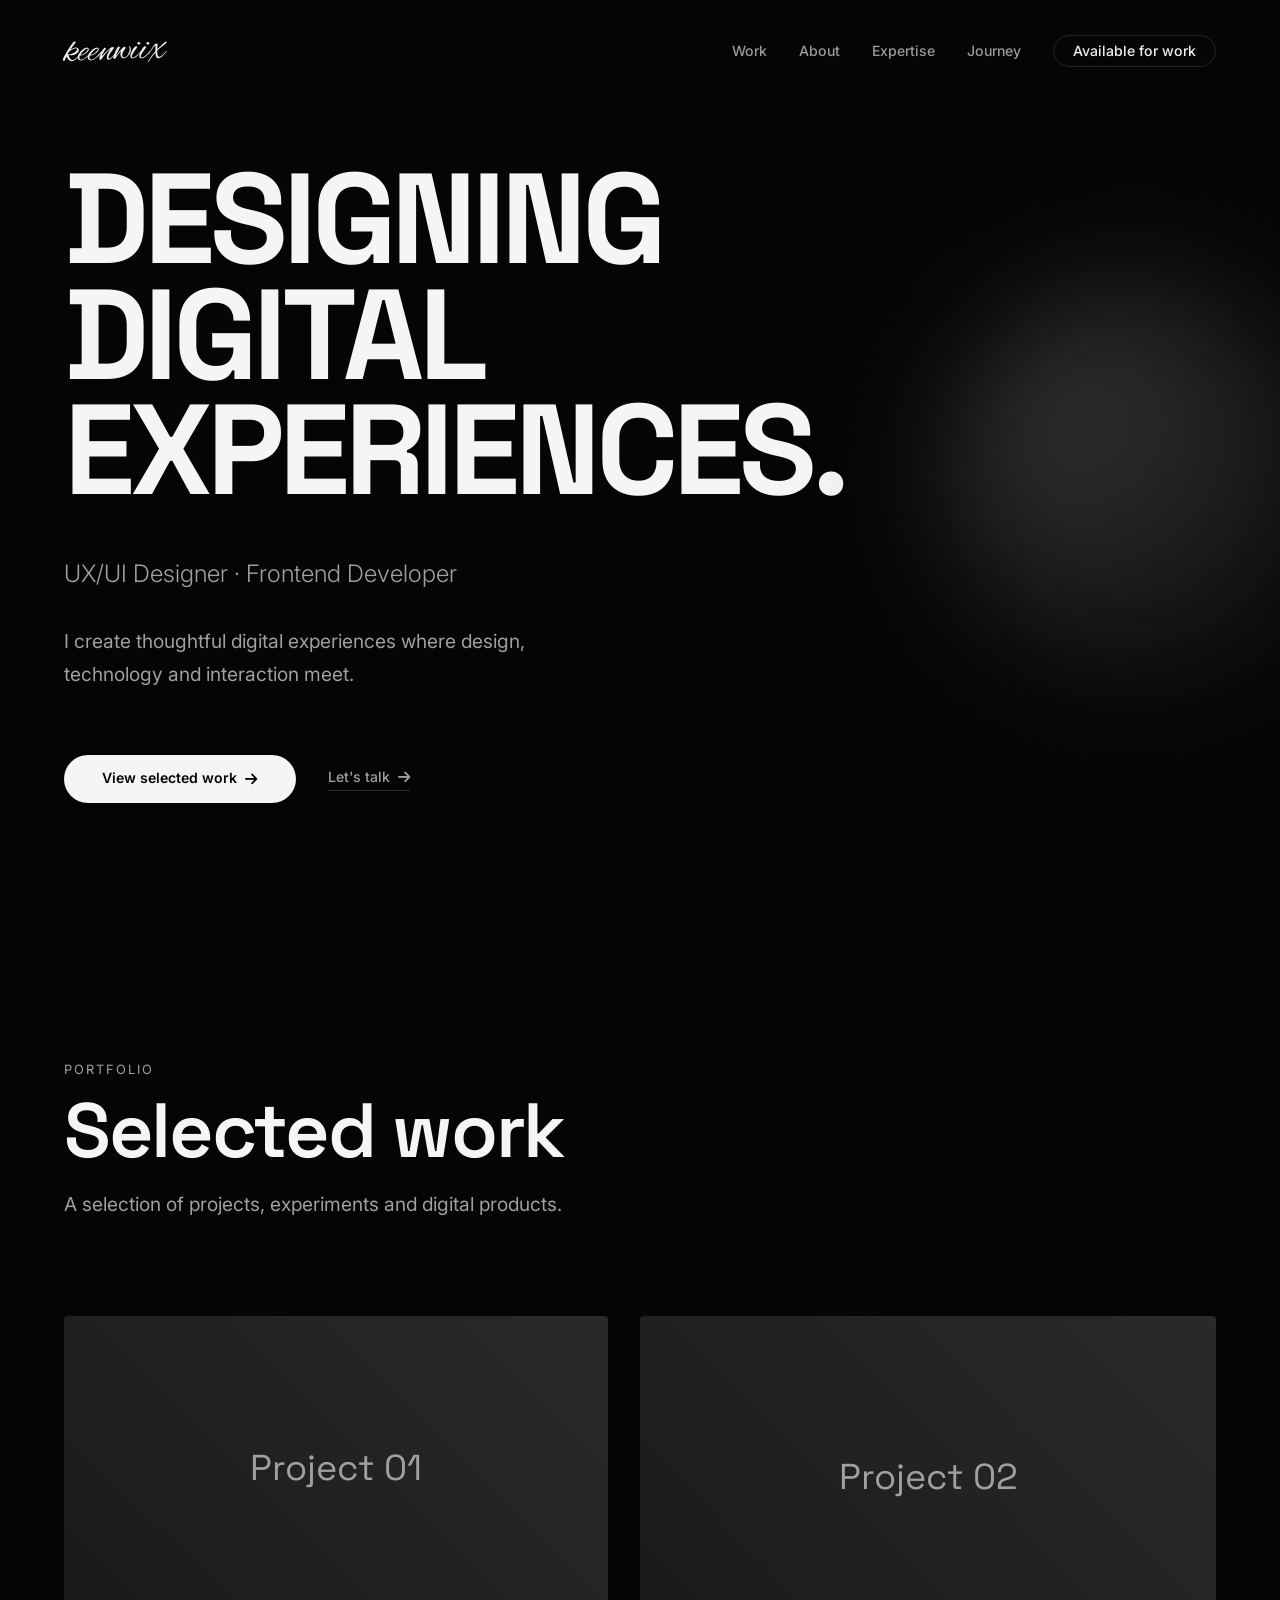
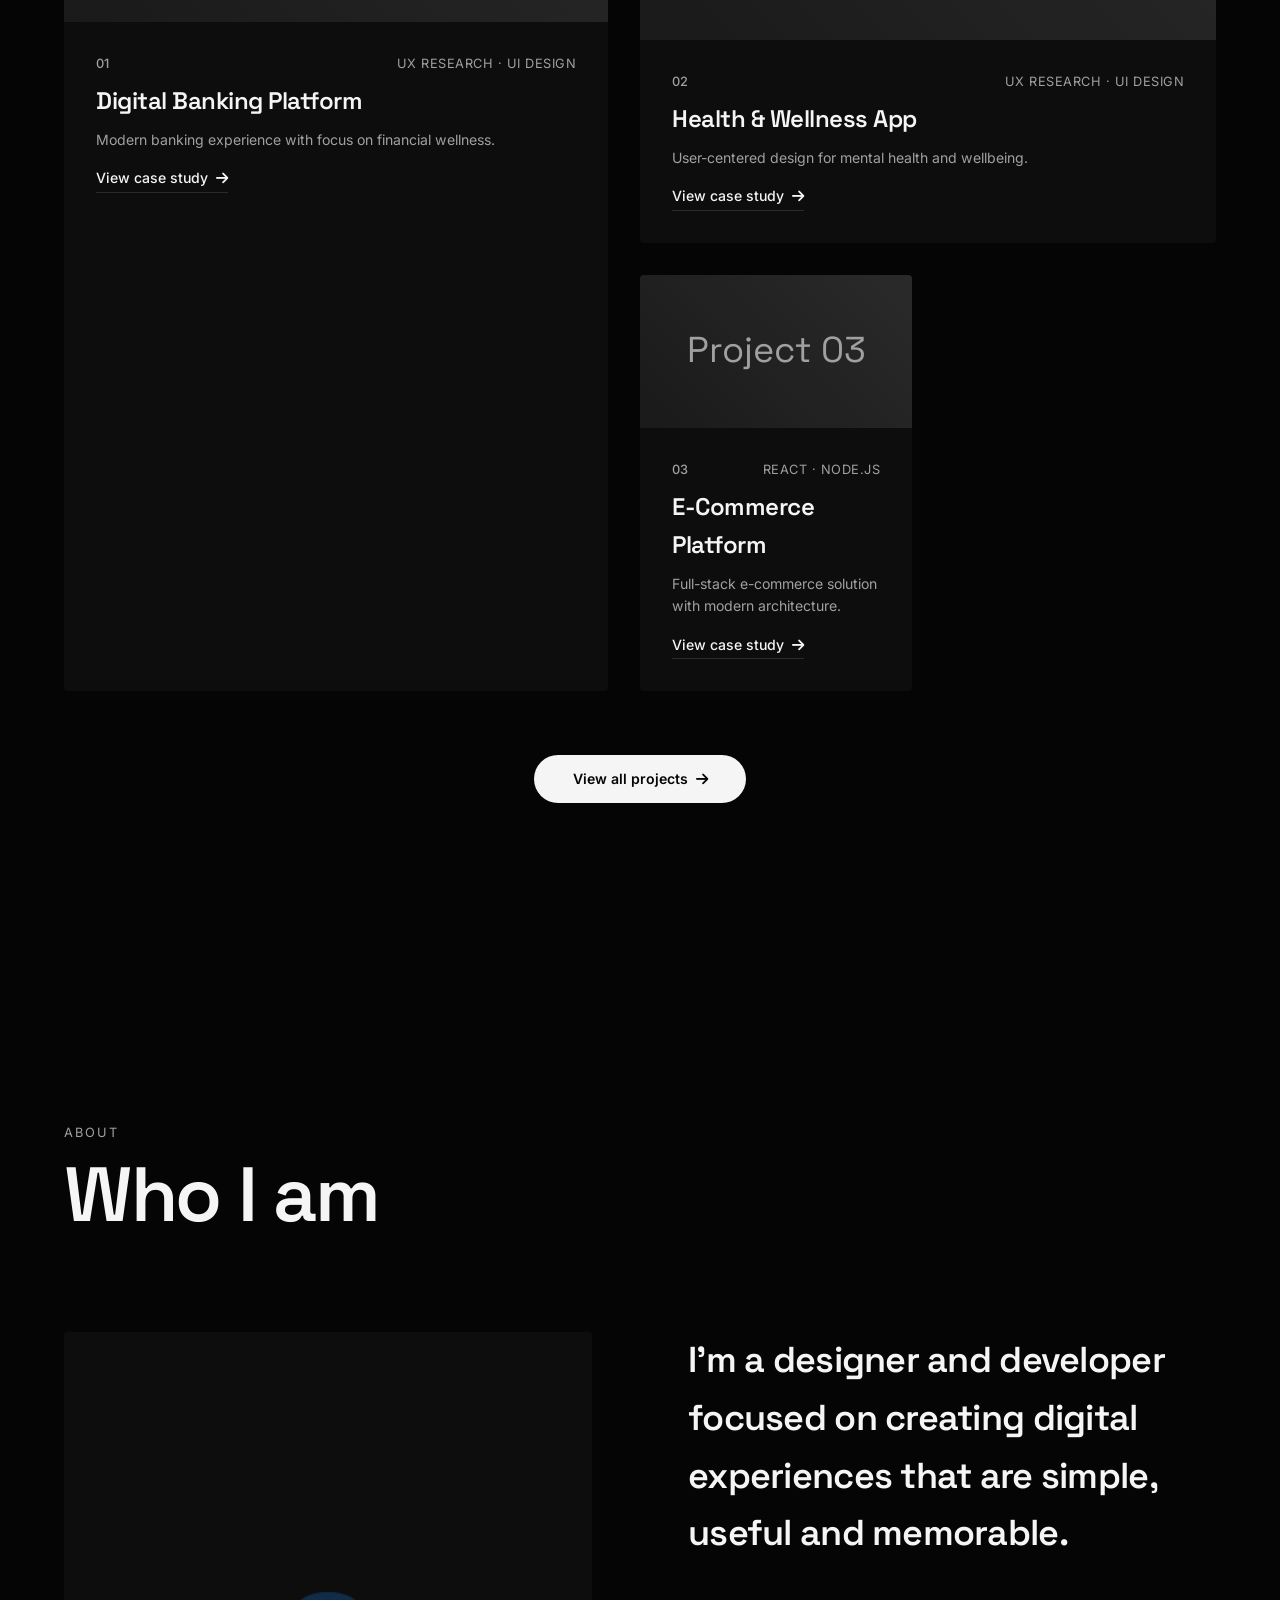
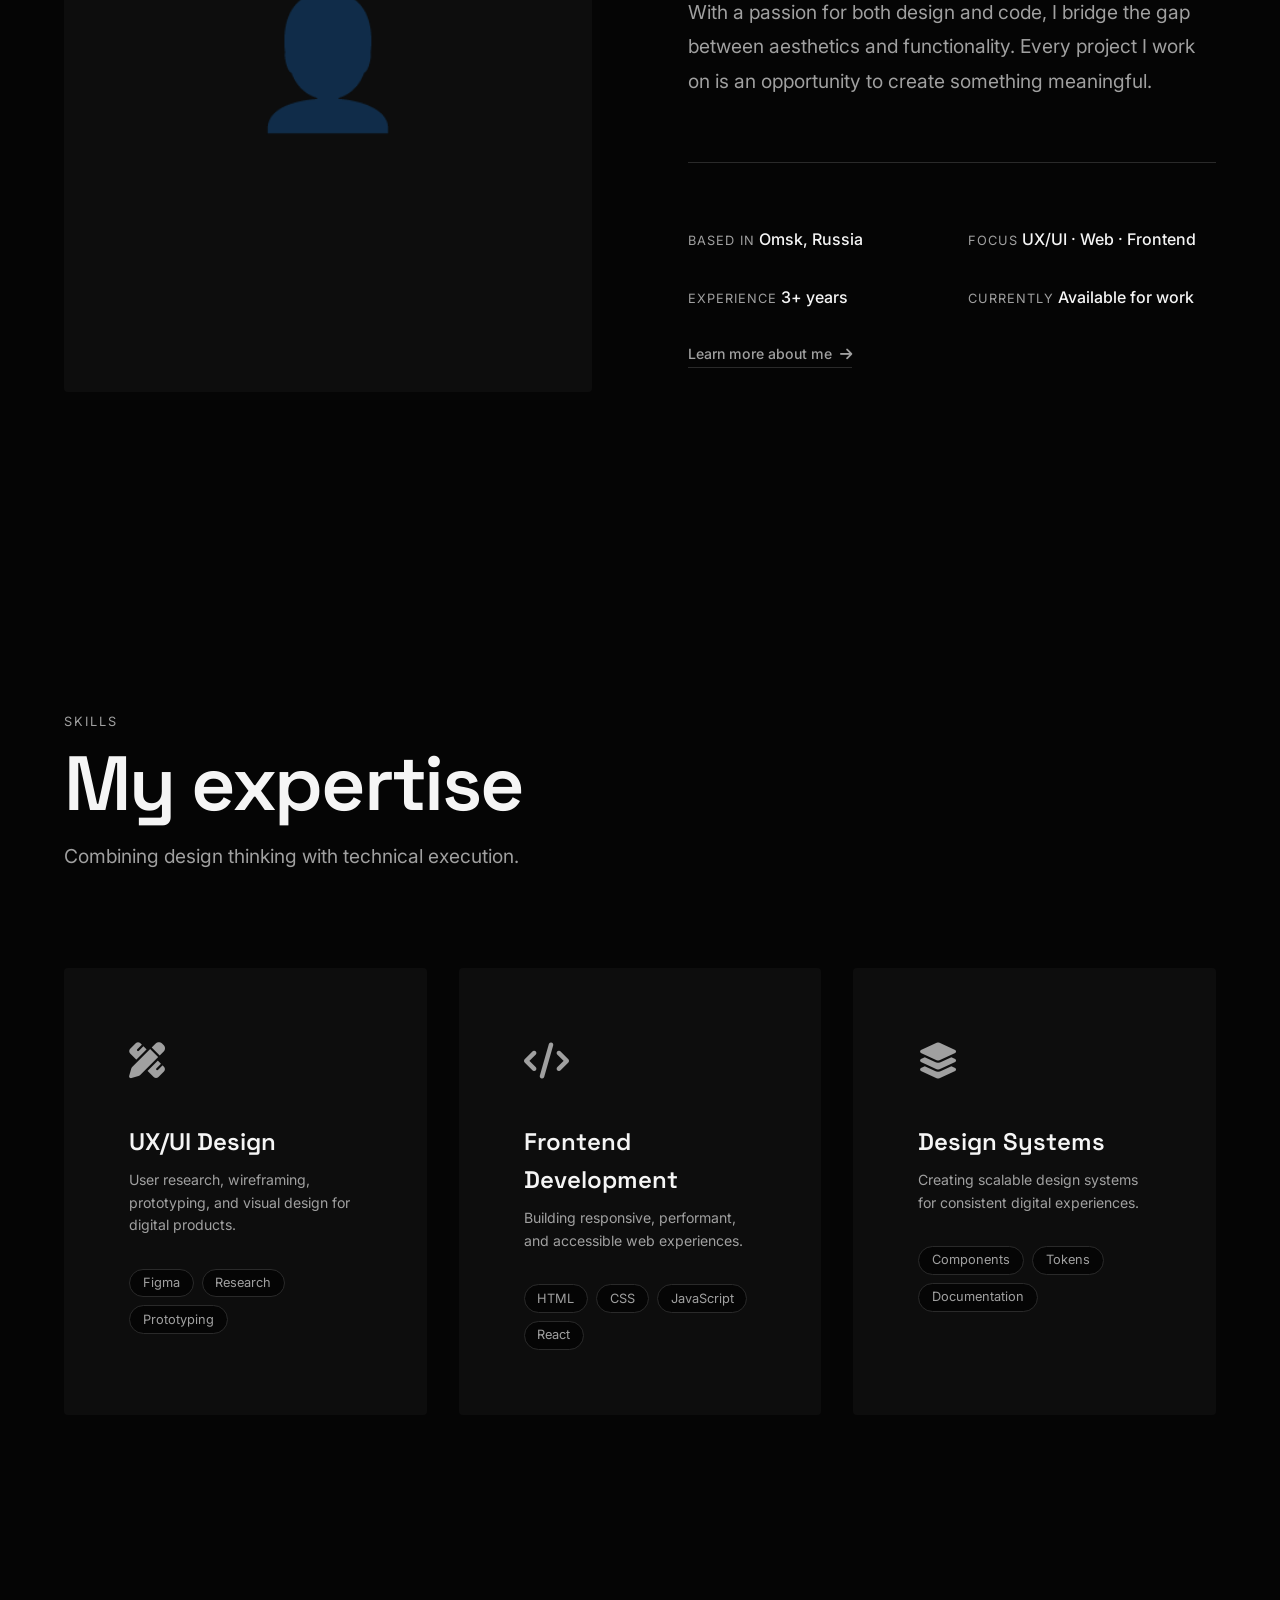
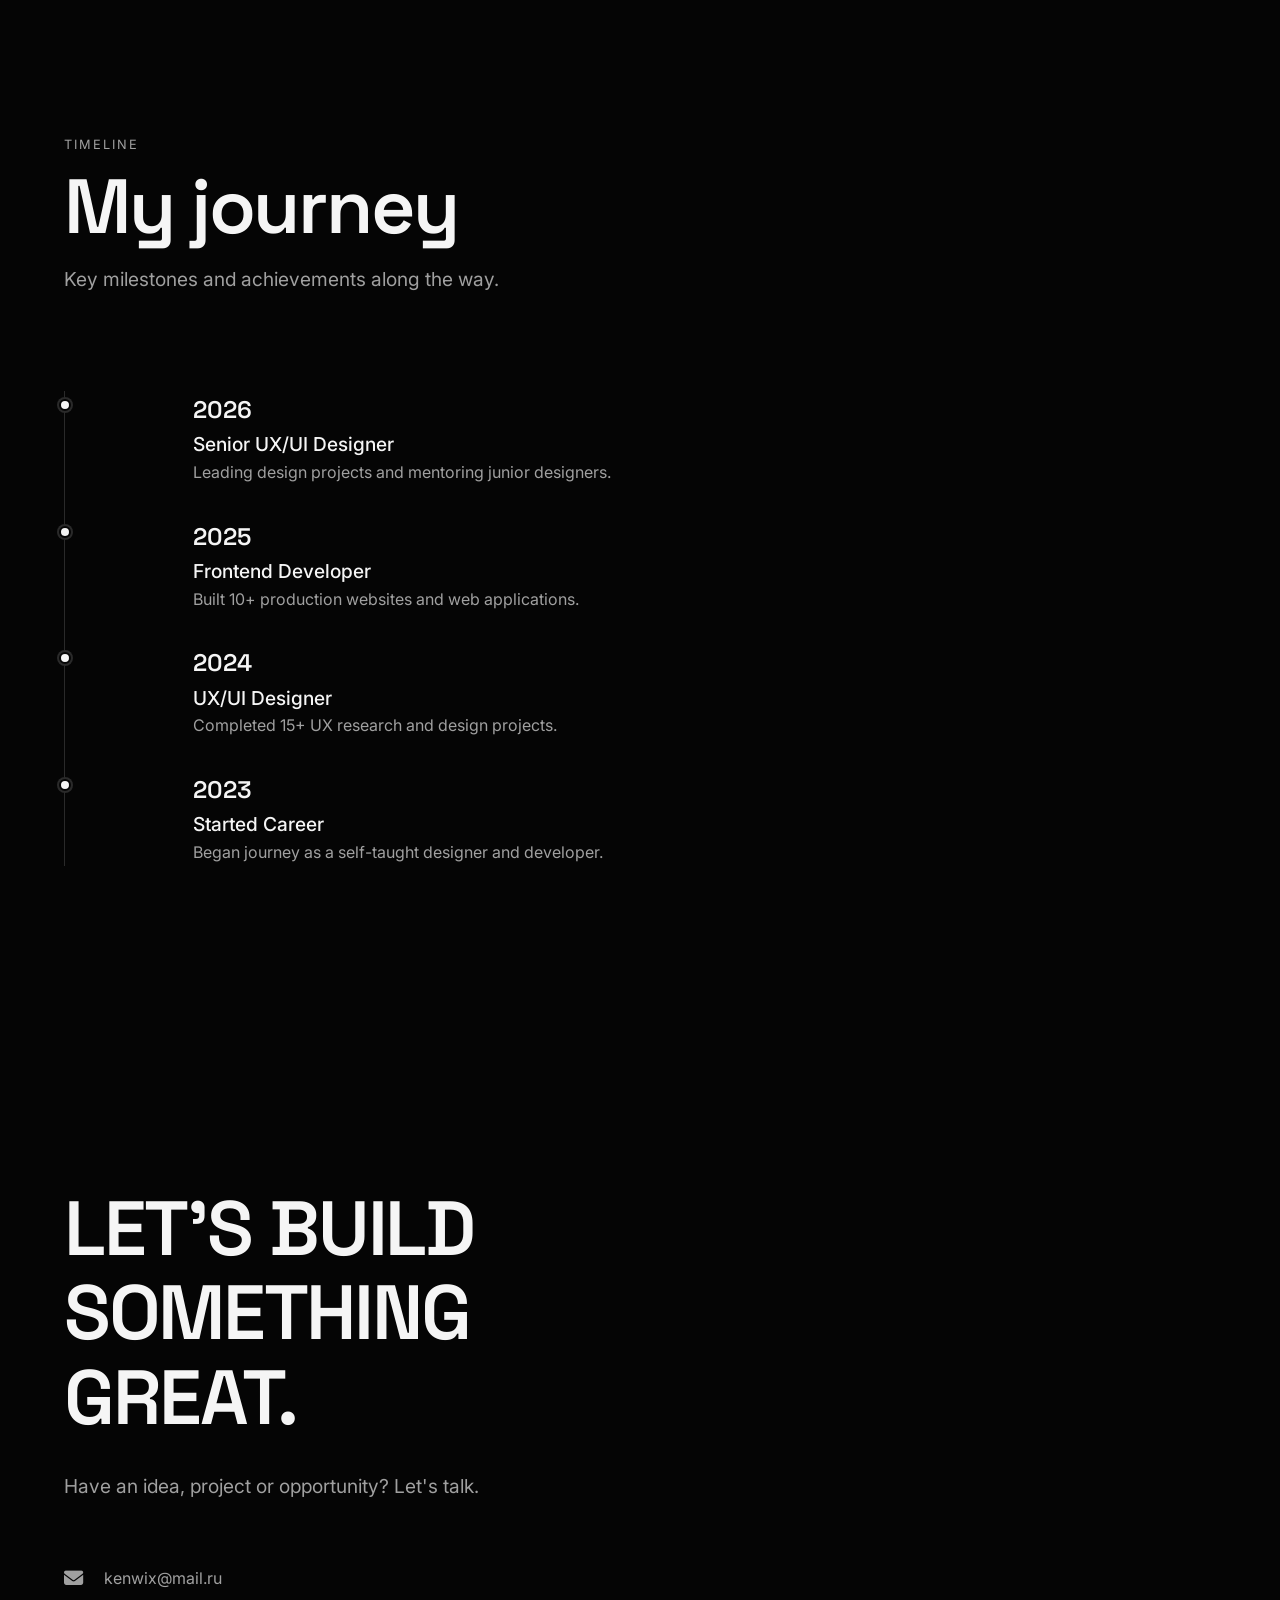
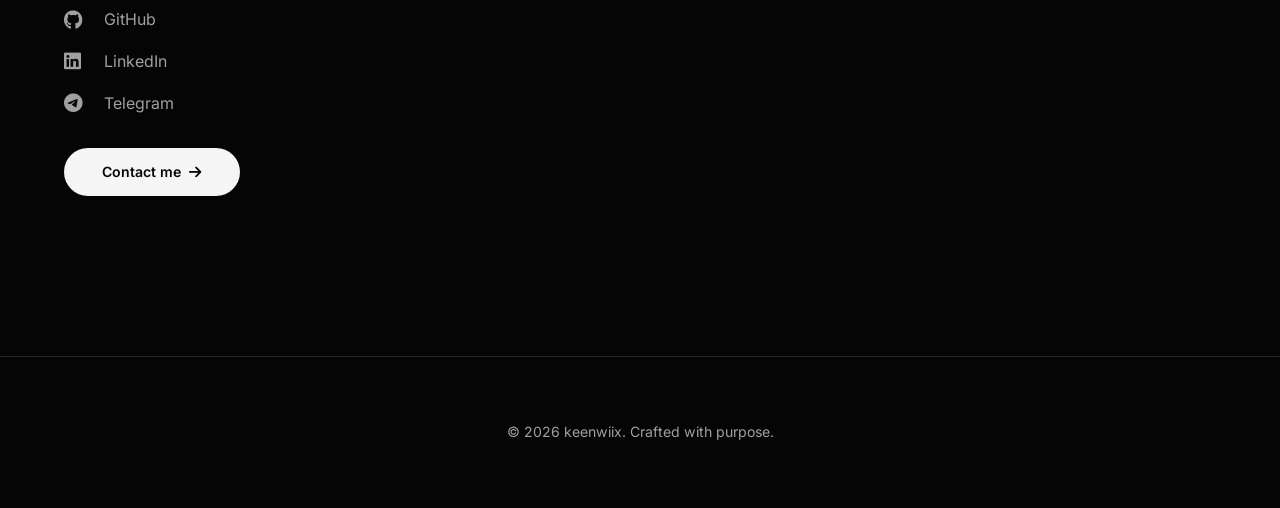
<file: index.html>
<!DOCTYPE html>
<html lang="en">
<head>
    <meta charset="UTF-8" />
    <meta name="viewport" content="width=device-width, initial-scale=1.0" />
    <title>keenwiix — UX/UI Designer & Frontend Developer</title>
    <meta name="description" content="Portfolio of keenwiix — UX/UI Designer and Frontend Developer creating thoughtful digital experiences." />
    <link rel="canonical" href="https://qmakii.github.io/kenwix/" />

    <!-- Open Graph -->
    <meta property="og:title" content="keenwiix — UX/UI Designer & Frontend Developer" />
    <meta property="og:description" content="Creating thoughtful digital experiences where design, technology and interaction meet." />
    <meta property="og:type" content="website" />
    <meta property="og:url" content="https://qmakii.github.io/kenwix/" />

    <!-- Twitter Card -->
    <meta name="twitter:card" content="summary_large_image" />
    <meta name="twitter:title" content="keenwiix — UX/UI Designer & Frontend Developer" />

    <!-- Fonts -->
    <link rel="preconnect" href="https://fonts.googleapis.com" />
    <link rel="preconnect" href="https://fonts.gstatic.com" crossorigin />
    <link href="https://fonts.googleapis.com/css2?family=Alex+Brush&display=swap" rel="stylesheet" />
    <link href="https://fonts.googleapis.com/css2?family=Inter:opsz,wght@14..32,300;14..32,400;14..32,500;14..32,600;14..32,700&family=Space+Grotesk:wght@400;500;600;700&display=swap" rel="stylesheet" />

    <!-- Font Awesome -->
    <link rel="stylesheet" href="https://cdnjs.cloudflare.com/ajax/libs/font-awesome/6.5.0/css/all.min.css" />

    <!-- Styles -->
    <link rel="stylesheet" href="style.css" />
</head>
<body>

    <!-- ================= HEADER ================= -->
    <header class="site-header" role="banner">
        <nav class="nav-container" aria-label="Main navigation">
            <a href="index.html" class="logo" aria-label="Homepage">
                <span class="keenwiix-logo">keenwiix</span>
            </a>

            <ul class="nav-links" role="menubar">
                <li role="none"><a href="work.html" role="menuitem">Work</a></li>
                <li role="none"><a href="about.html" role="menuitem">About</a></li>
                <li role="none"><a href="#expertise" role="menuitem">Expertise</a></li>
                <li role="none"><a href="#journey" role="menuitem">Journey</a></li>
                <li role="none"><a href="contact.html" role="menuitem" class="nav-cta">Available for work</a></li>
            </ul>

            <button class="hamburger" aria-label="Toggle menu" aria-expanded="false">
                <span></span>
                <span></span>
                <span></span>
            </button>
        </nav>
    </header>

    <!-- Mobile Menu -->
    <div class="mobile-menu" role="dialog" aria-modal="true" aria-label="Mobile navigation">
        <a href="work.html">Work</a>
        <a href="about.html">About</a>
        <a href="#expertise">Expertise</a>
        <a href="#journey">Journey</a>
        <a href="contact.html">Contact</a>
    </div>

    <!-- ================= HERO ================= -->
    <section class="hero" aria-label="Hero section">
        <div class="hero-content">
            <div class="hero-text">
                <h1 class="hero-headline">
                    <span class="line"><span>DESIGNING</span></span>
                    <span class="line"><span>DIGITAL</span></span>
                    <span class="line"><span>EXPERIENCES.</span></span>
                </h1>
                <p class="hero-subtitle">UX/UI Designer · Frontend Developer</p>
                <p class="hero-description">
                    I create thoughtful digital experiences where design,
                    technology and interaction meet.
                </p>
                <div class="hero-cta">
                    <a href="work.html" class="btn-primary">
                        View selected work <i class="fas fa-arrow-right"></i>
                    </a>
                    <a href="contact.html" class="btn-secondary">
                        Let's talk <i class="fas fa-arrow-right"></i>
                    </a>
                </div>
            </div>
            <div class="hero-visual">
                <div class="orb" aria-hidden="true"></div>
            </div>
        </div>
    </section>

    <!-- ================= SELECTED WORK ================= -->
    <section id="work" class="section" aria-label="Selected work">
        <div class="section-header">
            <span class="label">Portfolio</span>
            <h2>Selected work</h2>
            <p>A selection of projects, experiments and digital products.</p>
        </div>

        <div class="work-grid" id="workGrid"></div>

        <div class="section-cta">
            <a href="work.html" class="btn-primary">
                View all projects <i class="fas fa-arrow-right"></i>
            </a>
        </div>
    </section>

    <!-- ================= ABOUT PREVIEW ================= -->
    <section id="about" class="section" aria-label="About me">
        <div class="section-header">
            <span class="label">About</span>
            <h2>Who I am</h2>
        </div>

        <div class="about-grid">
            <div class="about-visual">
                <span class="placeholder-avatar">👤</span>
            </div>
            <div class="about-text">
                <h3>I'm a designer and developer focused on creating digital experiences that are simple, useful and memorable.</h3>
                <p>With a passion for both design and code, I bridge the gap between aesthetics and functionality. Every project I work on is an opportunity to create something meaningful.</p>

                <div class="about-details">
                    <div class="detail-item">
                        <span class="label">Based in</span>
                        <span class="value">Omsk, Russia</span>
                    </div>
                    <div class="detail-item">
                        <span class="label">Focus</span>
                        <span class="value">UX/UI · Web · Frontend</span>
                    </div>
                    <div class="detail-item">
                        <span class="label">Experience</span>
                        <span class="value">3+ years</span>
                    </div>
                    <div class="detail-item">
                        <span class="label">Currently</span>
                        <span class="value">Available for work</span>
                    </div>
                </div>

                <a href="about.html" class="btn-secondary about-more-link">
                    Learn more about me <i class="fas fa-arrow-right"></i>
                </a>
            </div>
        </div>
    </section>

    <!-- ================= EXPERTISE ================= -->
    <section id="expertise" class="section" aria-label="Expertise">
        <div class="section-header">
            <span class="label">Skills</span>
            <h2>My expertise</h2>
            <p>Combining design thinking with technical execution.</p>
        </div>

        <div class="expertise-grid">
            <div class="expertise-card">
                <div class="icon"><i class="fas fa-pencil-ruler"></i></div>
                <h4>UX/UI Design</h4>
                <p>User research, wireframing, prototyping, and visual design for digital products.</p>
                <div class="skill-tags">
                    <span>Figma</span>
                    <span>Research</span>
                    <span>Prototyping</span>
                </div>
            </div>

            <div class="expertise-card">
                <div class="icon"><i class="fas fa-code"></i></div>
                <h4>Frontend Development</h4>
                <p>Building responsive, performant, and accessible web experiences.</p>
                <div class="skill-tags">
                    <span>HTML</span>
                    <span>CSS</span>
                    <span>JavaScript</span>
                    <span>React</span>
                </div>
            </div>

            <div class="expertise-card">
                <div class="icon"><i class="fas fa-layer-group"></i></div>
                <h4>Design Systems</h4>
                <p>Creating scalable design systems for consistent digital experiences.</p>
                <div class="skill-tags">
                    <span>Components</span>
                    <span>Tokens</span>
                    <span>Documentation</span>
                </div>
            </div>
        </div>
    </section>

    <!-- ================= JOURNEY ================= -->
    <section id="journey" class="section" aria-label="My journey">
        <div class="section-header">
            <span class="label">Timeline</span>
            <h2>My journey</h2>
            <p>Key milestones and achievements along the way.</p>
        </div>

        <div class="timeline">
            <div class="timeline-item">
                <span class="year">2026</span>
                <h4 class="title">Senior UX/UI Designer</h4>
                <p class="desc">Leading design projects and mentoring junior designers.</p>
            </div>
            <div class="timeline-item">
                <span class="year">2025</span>
                <h4 class="title">Frontend Developer</h4>
                <p class="desc">Built 10+ production websites and web applications.</p>
            </div>
            <div class="timeline-item">
                <span class="year">2024</span>
                <h4 class="title">UX/UI Designer</h4>
                <p class="desc">Completed 15+ UX research and design projects.</p>
            </div>
            <div class="timeline-item">
                <span class="year">2023</span>
                <h4 class="title">Started Career</h4>
                <p class="desc">Began journey as a self-taught designer and developer.</p>
            </div>
        </div>
    </section>

    <!-- ================= CONTACT PREVIEW ================= -->
    <section id="contact-preview" class="section" aria-label="Contact">
        <div class="contact-grid">
            <div class="contact-info">
                <h3>LET'S BUILD<br>SOMETHING GREAT.</h3>
                <p>Have an idea, project or opportunity? Let's talk.</p>
                <div class="contact-links">
                    <a href="mailto:kenwix@mail.ru">
                        <i class="fas fa-envelope"></i> kenwix@mail.ru
                    </a>
                    <a href="https://github.com/qmakii" target="_blank" rel="noopener">
                        <i class="fab fa-github"></i> GitHub
                    </a>
                    <a href="https://linkedin.com" target="_blank" rel="noopener">
                        <i class="fab fa-linkedin"></i> LinkedIn
                    </a>
                    <a href="https://t.me/keenwiix" target="_blank" rel="noopener">
                        <i class="fab fa-telegram"></i> Telegram
                    </a>
                </div>
                <a href="contact.html" class="btn-primary contact-more-btn">
                    Contact me <i class="fas fa-arrow-right"></i>
                </a>
            </div>
        </div>
    </section>

    <!-- ================= FOOTER ================= -->
    <footer class="site-footer" role="contentinfo">
        <p>&copy; 2026 keenwiix. Crafted with purpose.</p>
    </footer>

    <!-- Scroll Progress -->
    <button class="scroll-progress" aria-label="Scroll to top">0%</button>

    <!-- ================= SCRIPTS ================= -->
    <script src="navigation.js"></script>
    <script src="animations.js"></script>
    <script src="work.js"></script>
    <script src="main.js"></script>
</body>
</html>
</file>
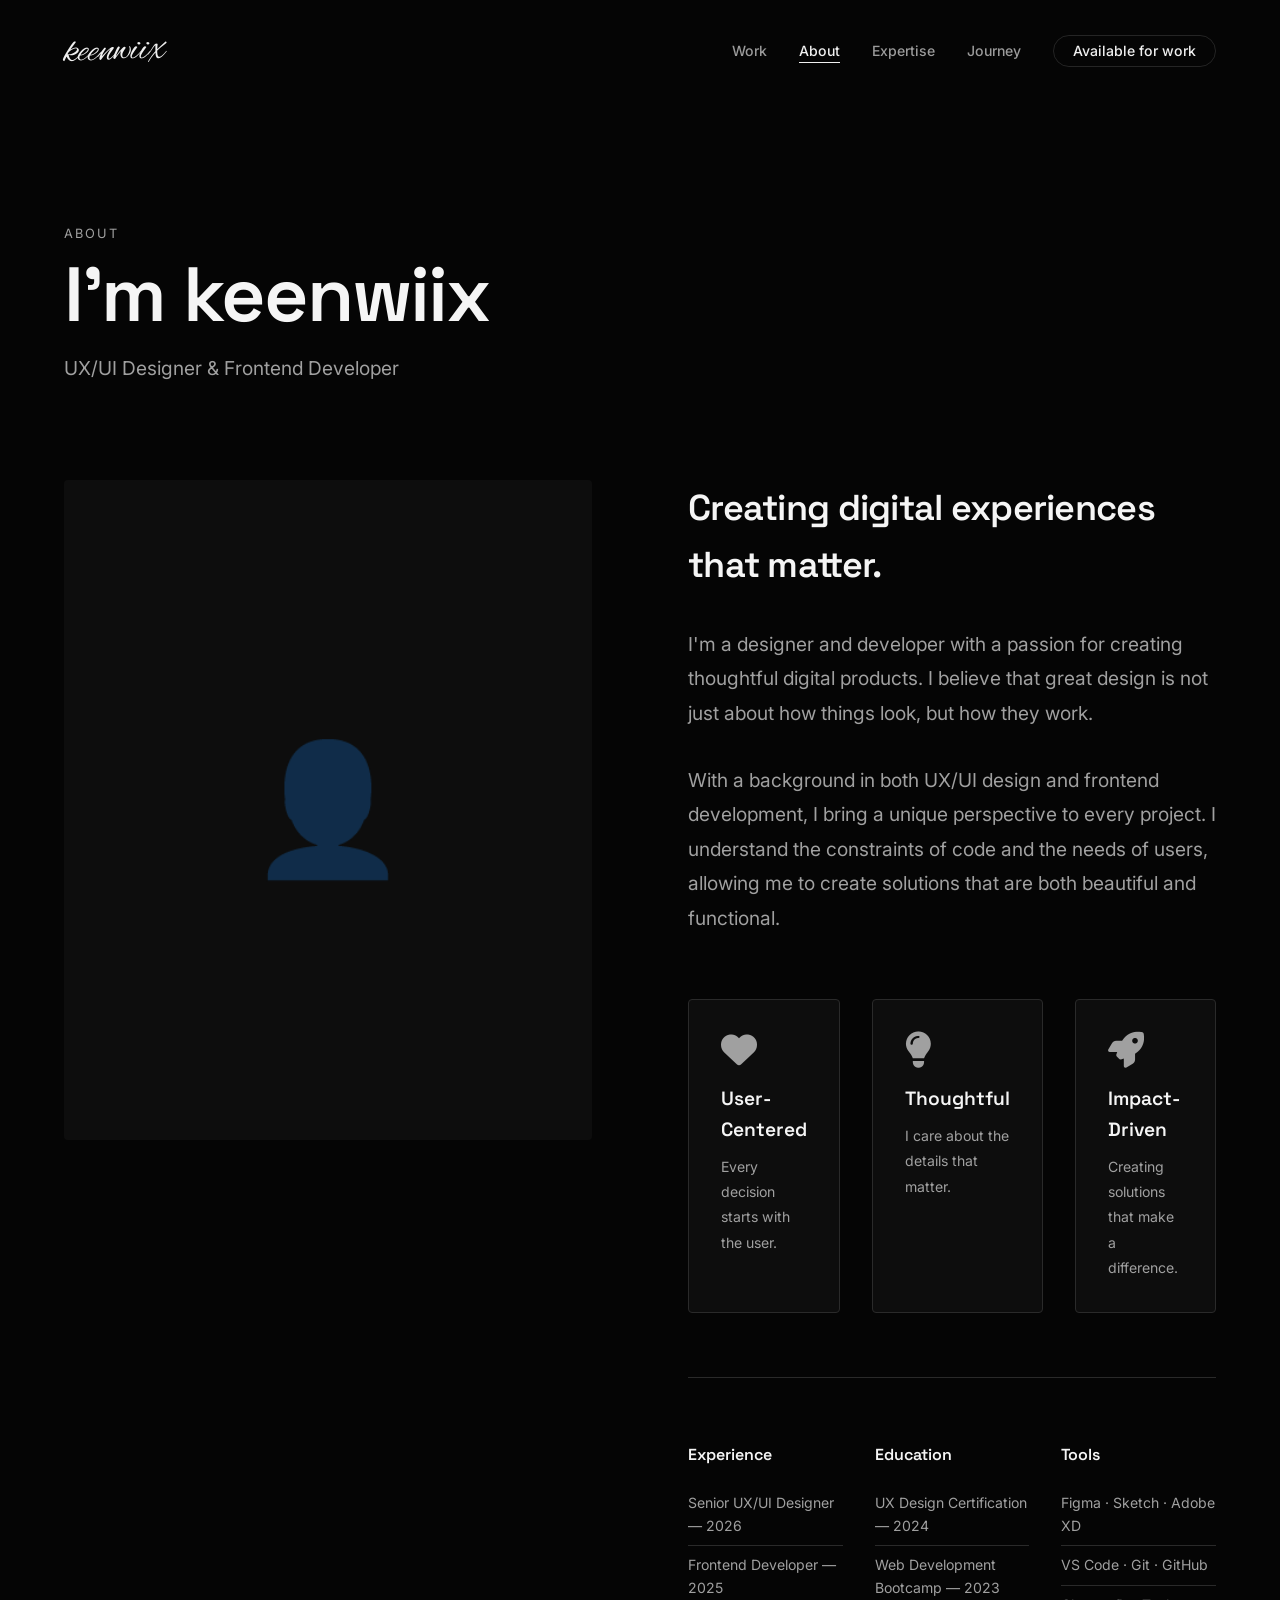
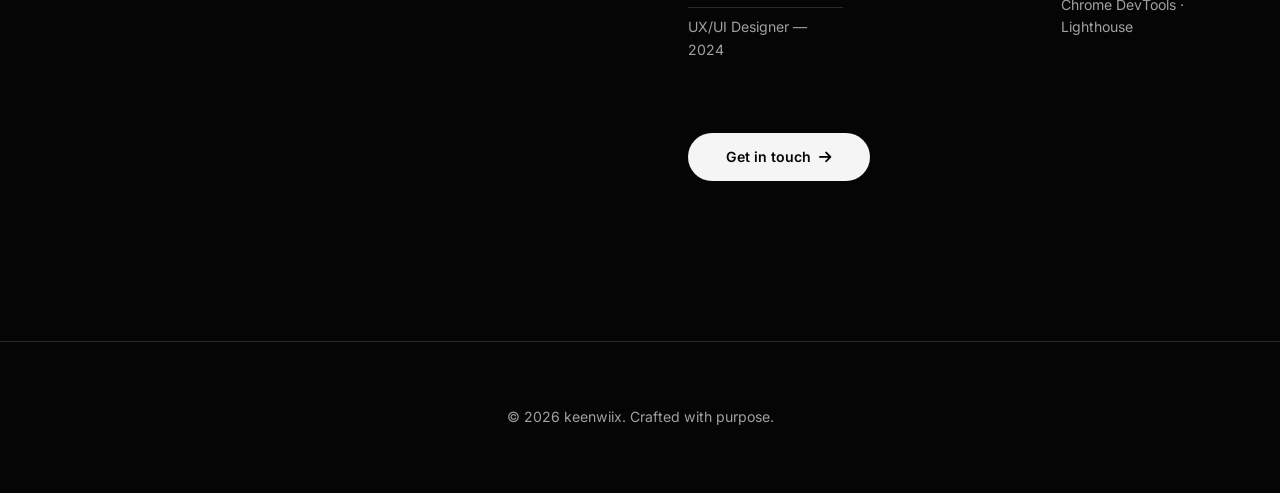
<file: about.html>
<!DOCTYPE html>
<html lang="en">
<head>
    <meta charset="UTF-8" />
    <meta name="viewport" content="width=device-width, initial-scale=1.0" />
    <title>About — keenwiix</title>
    <meta name="description" content="Learn more about keenwiix — UX/UI Designer and Frontend Developer." />
    <link rel="canonical" href="https://qmakii.github.io/kenwix/about.html" />

    <!-- Fonts -->
    <link rel="preconnect" href="https://fonts.googleapis.com" />
    <link rel="preconnect" href="https://fonts.gstatic.com" crossorigin />
    <link href="https://fonts.googleapis.com/css2?family=Alex+Brush&display=swap" rel="stylesheet" />
    <link href="https://fonts.googleapis.com/css2?family=Inter:opsz,wght@14..32,300;14..32,400;14..32,500;14..32,600;14..32,700&family=Space+Grotesk:wght@400;500;600;700&display=swap" rel="stylesheet" />

    <!-- Font Awesome -->
    <link rel="stylesheet" href="https://cdnjs.cloudflare.com/ajax/libs/font-awesome/6.5.0/css/all.min.css" />

    <!-- Styles -->
    <link rel="stylesheet" href="style.css" />
</head>
<body>

    <!-- ================= HEADER ================= -->
    <header class="site-header" role="banner">
        <nav class="nav-container" aria-label="Main navigation">
            <a href="index.html" class="logo" aria-label="Homepage">
                <span class="keenwiix-logo">keenwiix</span>
            </a>

            <ul class="nav-links" role="menubar">
                <li role="none"><a href="work.html" role="menuitem">Work</a></li>
                <li role="none"><a href="about.html" role="menuitem" class="active">About</a></li>
                <li role="none"><a href="index.html#expertise" role="menuitem">Expertise</a></li>
                <li role="none"><a href="index.html#journey" role="menuitem">Journey</a></li>
                <li role="none"><a href="contact.html" role="menuitem" class="nav-cta">Available for work</a></li>
            </ul>

            <button class="hamburger" aria-label="Toggle menu" aria-expanded="false">
                <span></span>
                <span></span>
                <span></span>
            </button>
        </nav>
    </header>

    <!-- Mobile Menu -->
    <div class="mobile-menu" role="dialog" aria-modal="true" aria-label="Mobile navigation">
        <a href="work.html">Work</a>
        <a href="about.html">About</a>
        <a href="index.html#expertise">Expertise</a>
        <a href="index.html#journey">Journey</a>
        <a href="contact.html">Contact</a>
    </div>

    <!-- ================= ABOUT PAGE ================= -->
    <main>
        <section class="section about-page" aria-label="About me">
            <div class="section-header">
                <span class="label">About</span>
                <h2>I'm keenwiix</h2>
                <p>UX/UI Designer &amp; Frontend Developer</p>
            </div>

            <div class="about-grid-full">
                <div class="about-visual-large">
                    <span class="placeholder-avatar">👤</span>
                </div>

                <div class="about-content">
                    <h3>Creating digital experiences that matter.</h3>
                    <p>
                        I'm a designer and developer with a passion for creating
                        thoughtful digital products. I believe that great design
                        is not just about how things look, but how they work.
                    </p>
                    <p>
                        With a background in both UX/UI design and frontend
                        development, I bring a unique perspective to every project.
                        I understand the constraints of code and the needs of users,
                        allowing me to create solutions that are both beautiful
                        and functional.
                    </p>

                    <div class="about-values">
                        <div class="value-item">
                            <i class="fas fa-heart"></i>
                            <h4>User-Centered</h4>
                            <p>Every decision starts with the user.</p>
                        </div>
                        <div class="value-item">
                            <i class="fas fa-lightbulb"></i>
                            <h4>Thoughtful</h4>
                            <p>I care about the details that matter.</p>
                        </div>
                        <div class="value-item">
                            <i class="fas fa-rocket"></i>
                            <h4>Impact-Driven</h4>
                            <p>Creating solutions that make a difference.</p>
                        </div>
                    </div>

                    <div class="about-details-full">
                        <div class="detail-block">
                            <h4>Experience</h4>
                            <ul>
                                <li>Senior UX/UI Designer — 2026</li>
                                <li>Frontend Developer — 2025</li>
                                <li>UX/UI Designer — 2024</li>
                            </ul>
                        </div>
                        <div class="detail-block">
                            <h4>Education</h4>
                            <ul>
                                <li>UX Design Certification — 2024</li>
                                <li>Web Development Bootcamp — 2023</li>
                            </ul>
                        </div>
                        <div class="detail-block">
                            <h4>Tools</h4>
                            <ul>
                                <li>Figma · Sketch · Adobe XD</li>
                                <li>VS Code · Git · GitHub</li>
                                <li>Chrome DevTools · Lighthouse</li>
                            </ul>
                        </div>
                    </div>

                    <a href="contact.html" class="btn-primary about-cta">
                        Get in touch <i class="fas fa-arrow-right"></i>
                    </a>
                </div>
            </div>
        </section>
    </main>

    <!-- ================= FOOTER ================= -->
    <footer class="site-footer" role="contentinfo">
        <p>&copy; 2026 keenwiix. Crafted with purpose.</p>
    </footer>

    <!-- Scroll Progress -->
    <button class="scroll-progress" aria-label="Scroll to top">0%</button>

    <!-- ================= SCRIPTS ================= -->
    <script src="navigation.js"></script>
    <script src="animations.js"></script>
    <script src="main.js"></script>
</body>
</html>
</file>
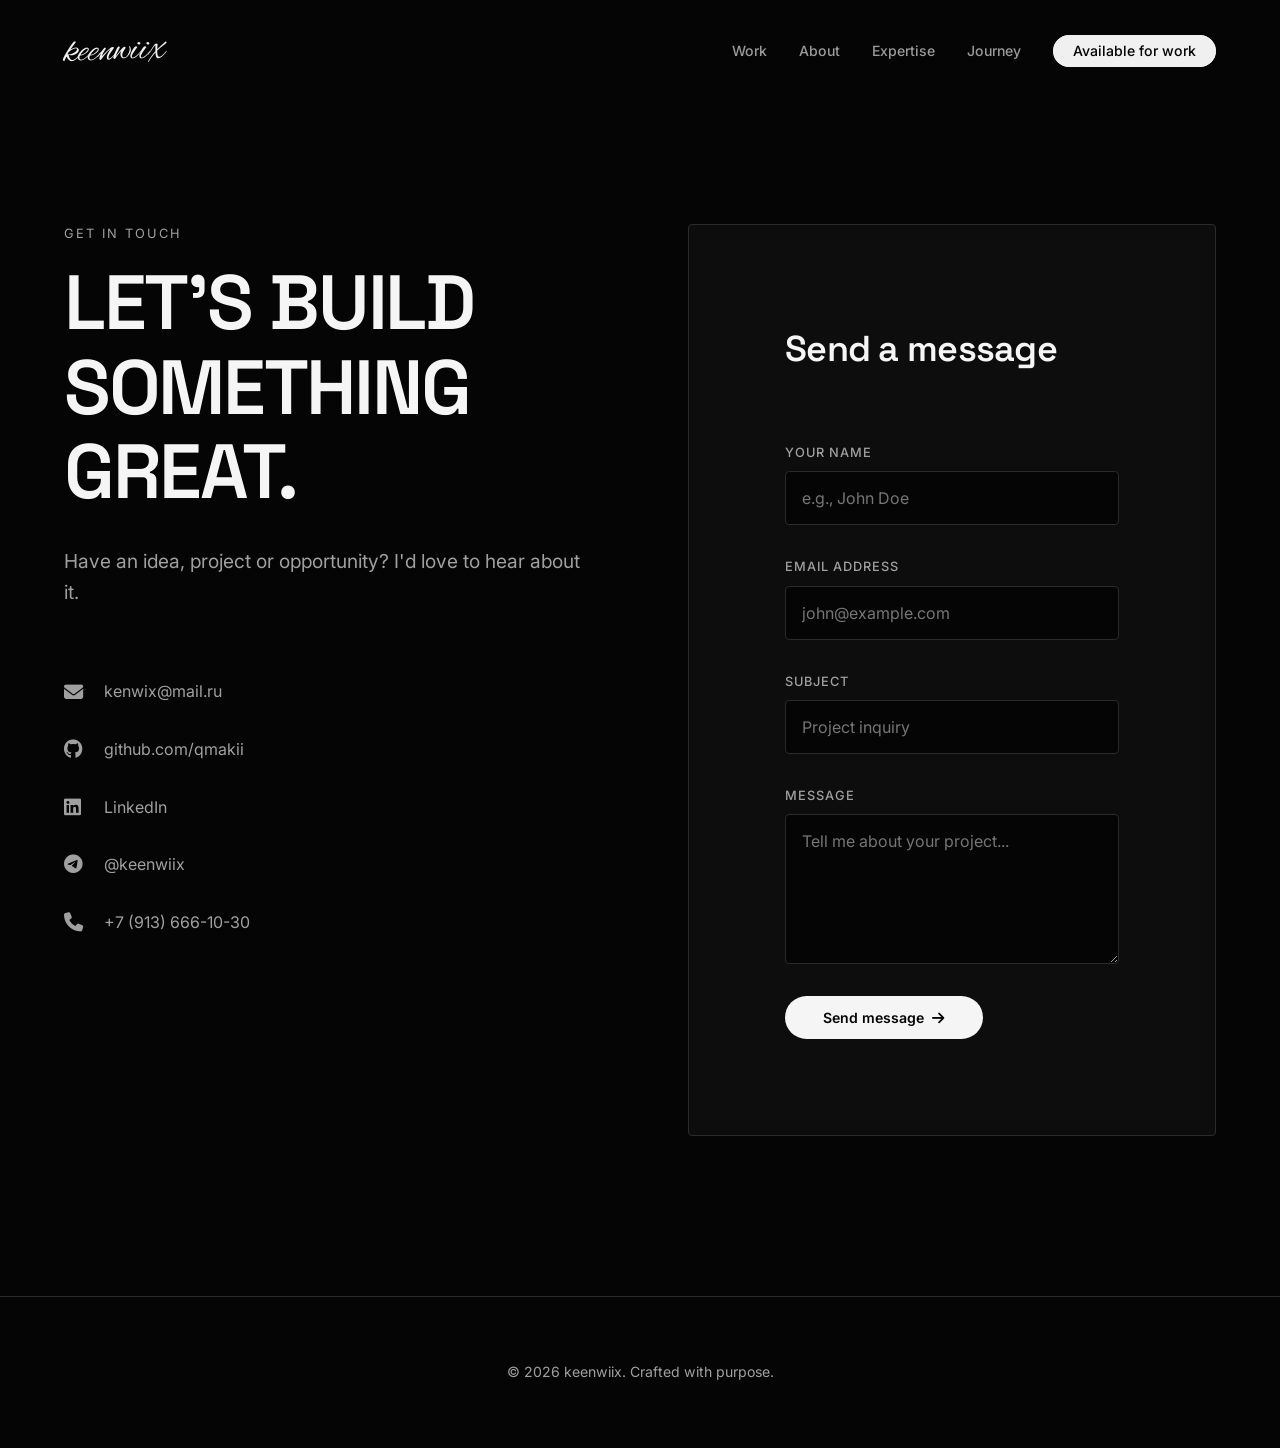
<file: contact.html>
<!DOCTYPE html>
<html lang="en">
<head>
    <meta charset="UTF-8" />
    <meta name="viewport" content="width=device-width, initial-scale=1.0" />
    <title>Contact — keenwiix</title>
    <meta name="description" content="Get in touch with keenwiix for your next project." />
    <link rel="canonical" href="https://qmakii.github.io/kenwix/contact.html" />

    <!-- Open Graph -->
    <meta property="og:title" content="Contact — keenwiix" />
    <meta property="og:description" content="Get in touch with keenwiix for your next project." />
    <meta property="og:type" content="website" />

    <!-- Fonts -->
    <link rel="preconnect" href="https://fonts.googleapis.com" />
    <link rel="preconnect" href="https://fonts.gstatic.com" crossorigin />
    <link href="https://fonts.googleapis.com/css2?family=Alex+Brush&display=swap" rel="stylesheet" />
    <link href="https://fonts.googleapis.com/css2?family=Inter:opsz,wght@14..32,300;14..32,400;14..32,500;14..32,600;14..32,700&family=Space+Grotesk:wght@400;500;600;700&display=swap" rel="stylesheet" />

    <!-- Font Awesome -->
    <link rel="stylesheet" href="https://cdnjs.cloudflare.com/ajax/libs/font-awesome/6.5.0/css/all.min.css" />

    <!-- Styles -->
    <link rel="stylesheet" href="style.css" />
    <link rel="stylesheet" href="contact.css" />
</head>
<body>

    <!-- ================= HEADER ================= -->
    <header class="site-header" role="banner">
        <nav class="nav-container" aria-label="Main navigation">
            <a href="index.html" class="logo" aria-label="Homepage">
                <span class="keenwiix-logo">keenwiix</span>
            </a>

            <ul class="nav-links" role="menubar">
                <li role="none"><a href="work.html" role="menuitem">Work</a></li>
                <li role="none"><a href="about.html" role="menuitem">About</a></li>
                <li role="none"><a href="index.html#expertise" role="menuitem">Expertise</a></li>
                <li role="none"><a href="index.html#journey" role="menuitem">Journey</a></li>
                <li role="none"><a href="contact.html" role="menuitem" class="nav-cta active">Available for work</a></li>
            </ul>

            <button class="hamburger" aria-label="Toggle menu" aria-expanded="false">
                <span></span>
                <span></span>
                <span></span>
            </button>
        </nav>
    </header>

    <!-- Mobile Menu -->
    <div class="mobile-menu" role="dialog" aria-modal="true" aria-label="Mobile navigation">
        <a href="work.html">Work</a>
        <a href="about.html">About</a>
        <a href="index.html#expertise">Expertise</a>
        <a href="index.html#journey">Journey</a>
        <a href="contact.html">Contact</a>
    </div>

    <!-- ================= CONTACT PAGE ================= -->
    <main>
        <section class="section contact-page" aria-label="Contact">
            <div class="contact-grid-full">

                <!-- Left: Info -->
                <div class="contact-info-large">
                    <span class="label">Get in touch</span>
                    <h2>LET'S BUILD<br>SOMETHING GREAT.</h2>
                    <p>
                        Have an idea, project or opportunity?
                        I'd love to hear about it.
                    </p>

                    <div class="contact-links-large">
                        <a href="mailto:kenwix@mail.ru">
                            <i class="fas fa-envelope"></i>
                            <span>kenwix@mail.ru</span>
                        </a>
                        <a href="https://github.com/qmakii" target="_blank" rel="noopener">
                            <i class="fab fa-github"></i>
                            <span>github.com/qmakii</span>
                        </a>
                        <a href="https://linkedin.com" target="_blank" rel="noopener">
                            <i class="fab fa-linkedin"></i>
                            <span>LinkedIn</span>
                        </a>
                        <a href="https://t.me/keenwiix" target="_blank" rel="noopener">
                            <i class="fab fa-telegram"></i>
                            <span>@keenwiix</span>
                        </a>
                        <a href="tel:+79136661030">
                            <i class="fas fa-phone"></i>
                            <span>+7 (913) 666-10-30</span>
                        </a>
                    </div>
                </div>

                <!-- Right: Form -->
                <div class="contact-form-container">
                    <h3>Send a message</h3>

                    <form id="contactForm" class="contact-form" novalidate>
                        <div class="form-group">
                            <label for="name">Your name</label>
                            <input type="text" id="name" name="name" required placeholder="e.g., John Doe" />
                        </div>

                        <div class="form-group">
                            <label for="email">Email address</label>
                            <input type="email" id="email" name="email" required placeholder="john@example.com" />
                        </div>

                        <div class="form-group">
                            <label for="subject">Subject</label>
                            <input type="text" id="subject" name="subject" placeholder="Project inquiry" />
                        </div>

                        <div class="form-group">
                            <label for="message">Message</label>
                            <textarea id="message" name="message" required placeholder="Tell me about your project..."></textarea>
                        </div>

                        <!-- Honeypot (spam protection) -->
                        <input type="checkbox" name="botcheck" class="hidden-honeypot" tabindex="-1" autocomplete="off" />

                        <div id="formStatus" class="form-status" role="status" aria-live="polite"></div>

                        <button type="submit" class="btn-primary">
                            Send message <i class="fas fa-arrow-right"></i>
                        </button>
                    </form>
                </div>
            </div>
        </section>
    </main>

    <!-- ================= FOOTER ================= -->
    <footer class="site-footer" role="contentinfo">
        <p>&copy; 2026 keenwiix. Crafted with purpose.</p>
    </footer>

    <!-- Scroll Progress -->
    <button class="scroll-progress" aria-label="Scroll to top">0%</button>

    <!-- ================= SCRIPTS ================= -->
    <script src="navigation.js"></script>
    <script src="animations.js"></script>
    <script src="contact.js"></script>
</body>
</html>
</file>
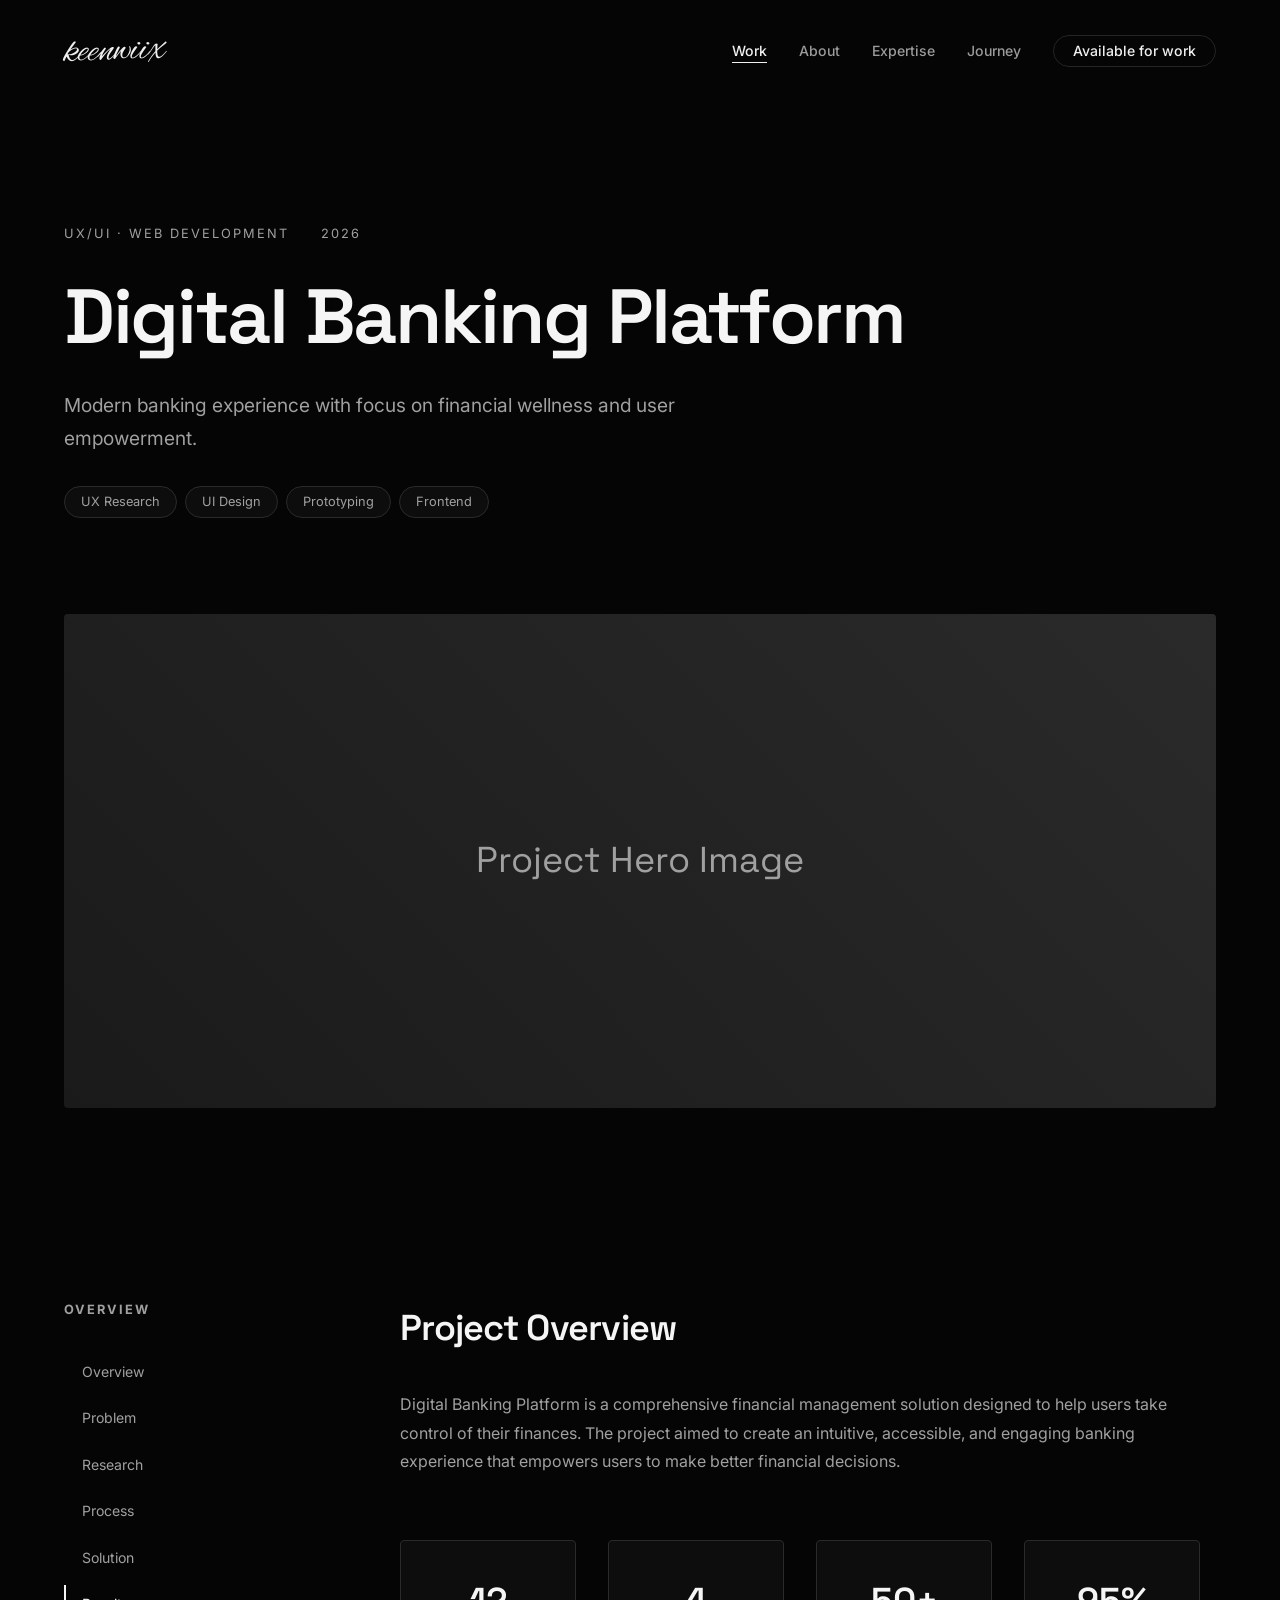
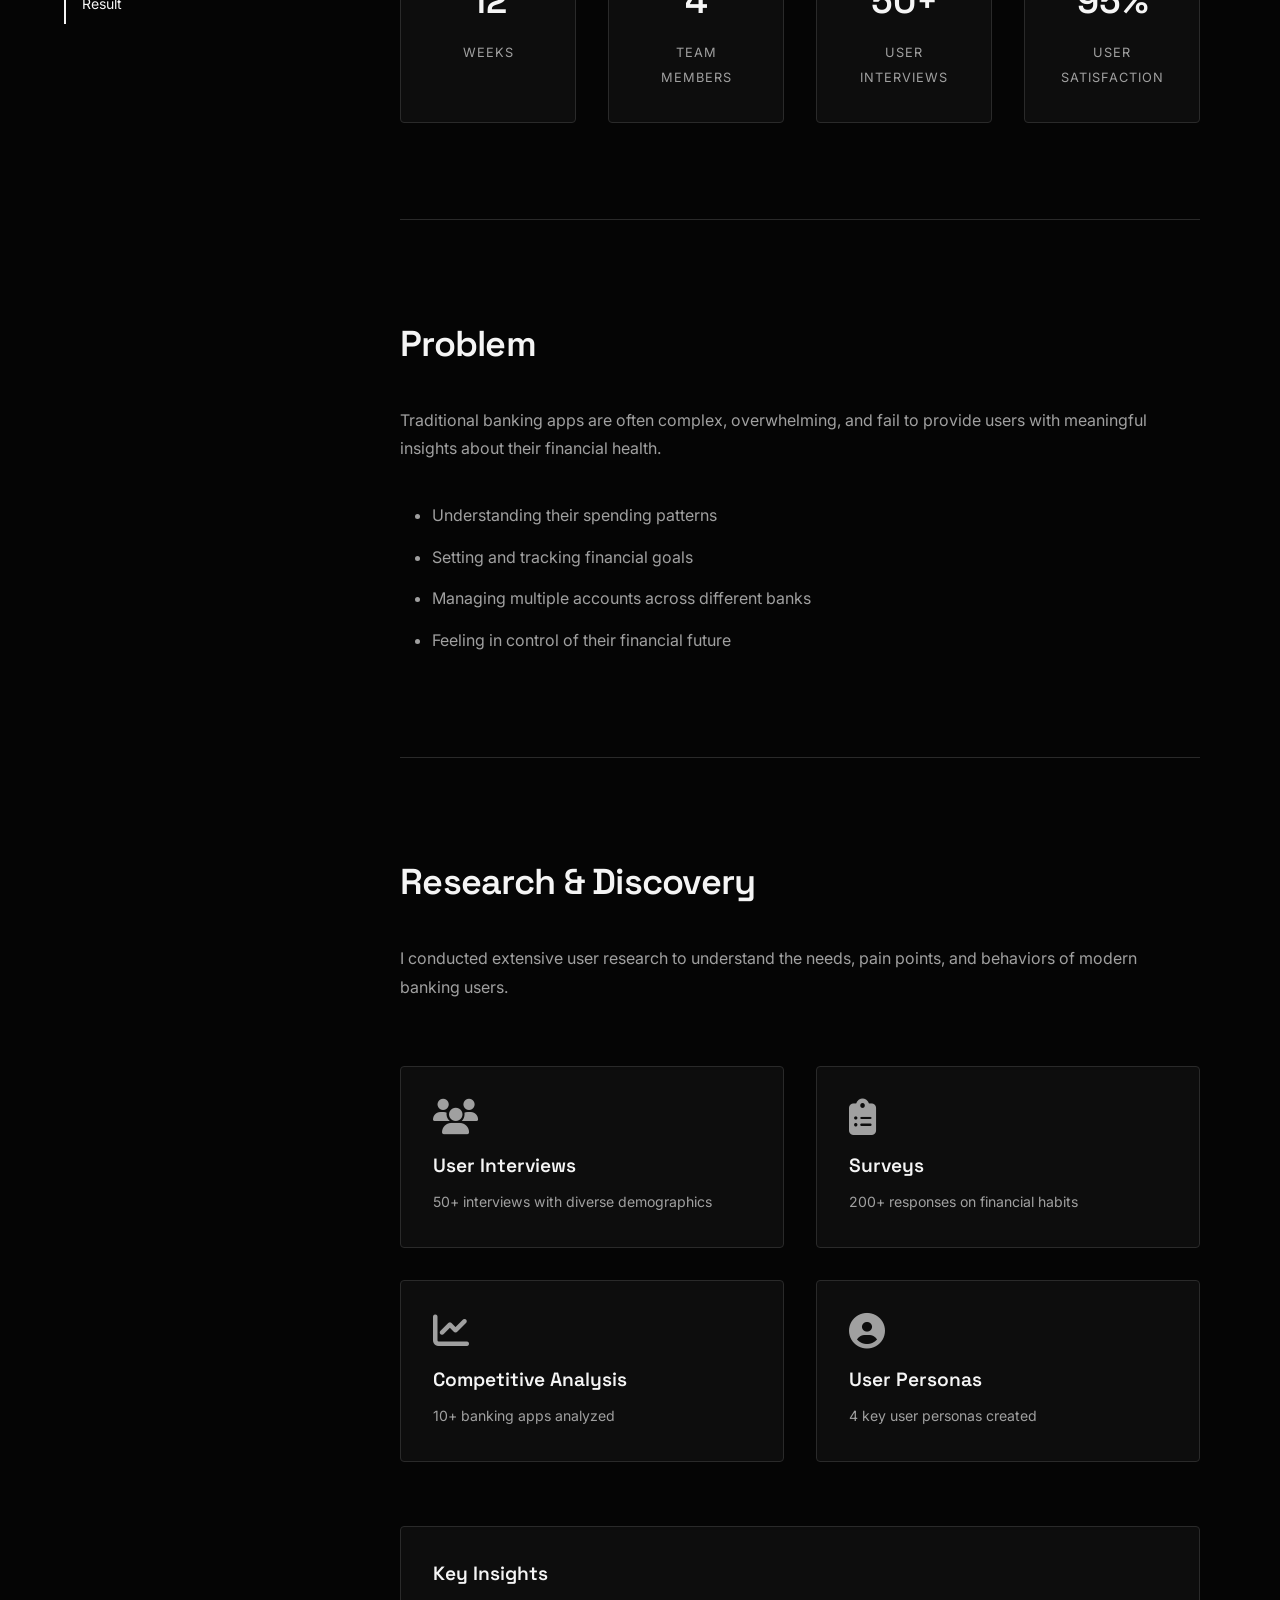
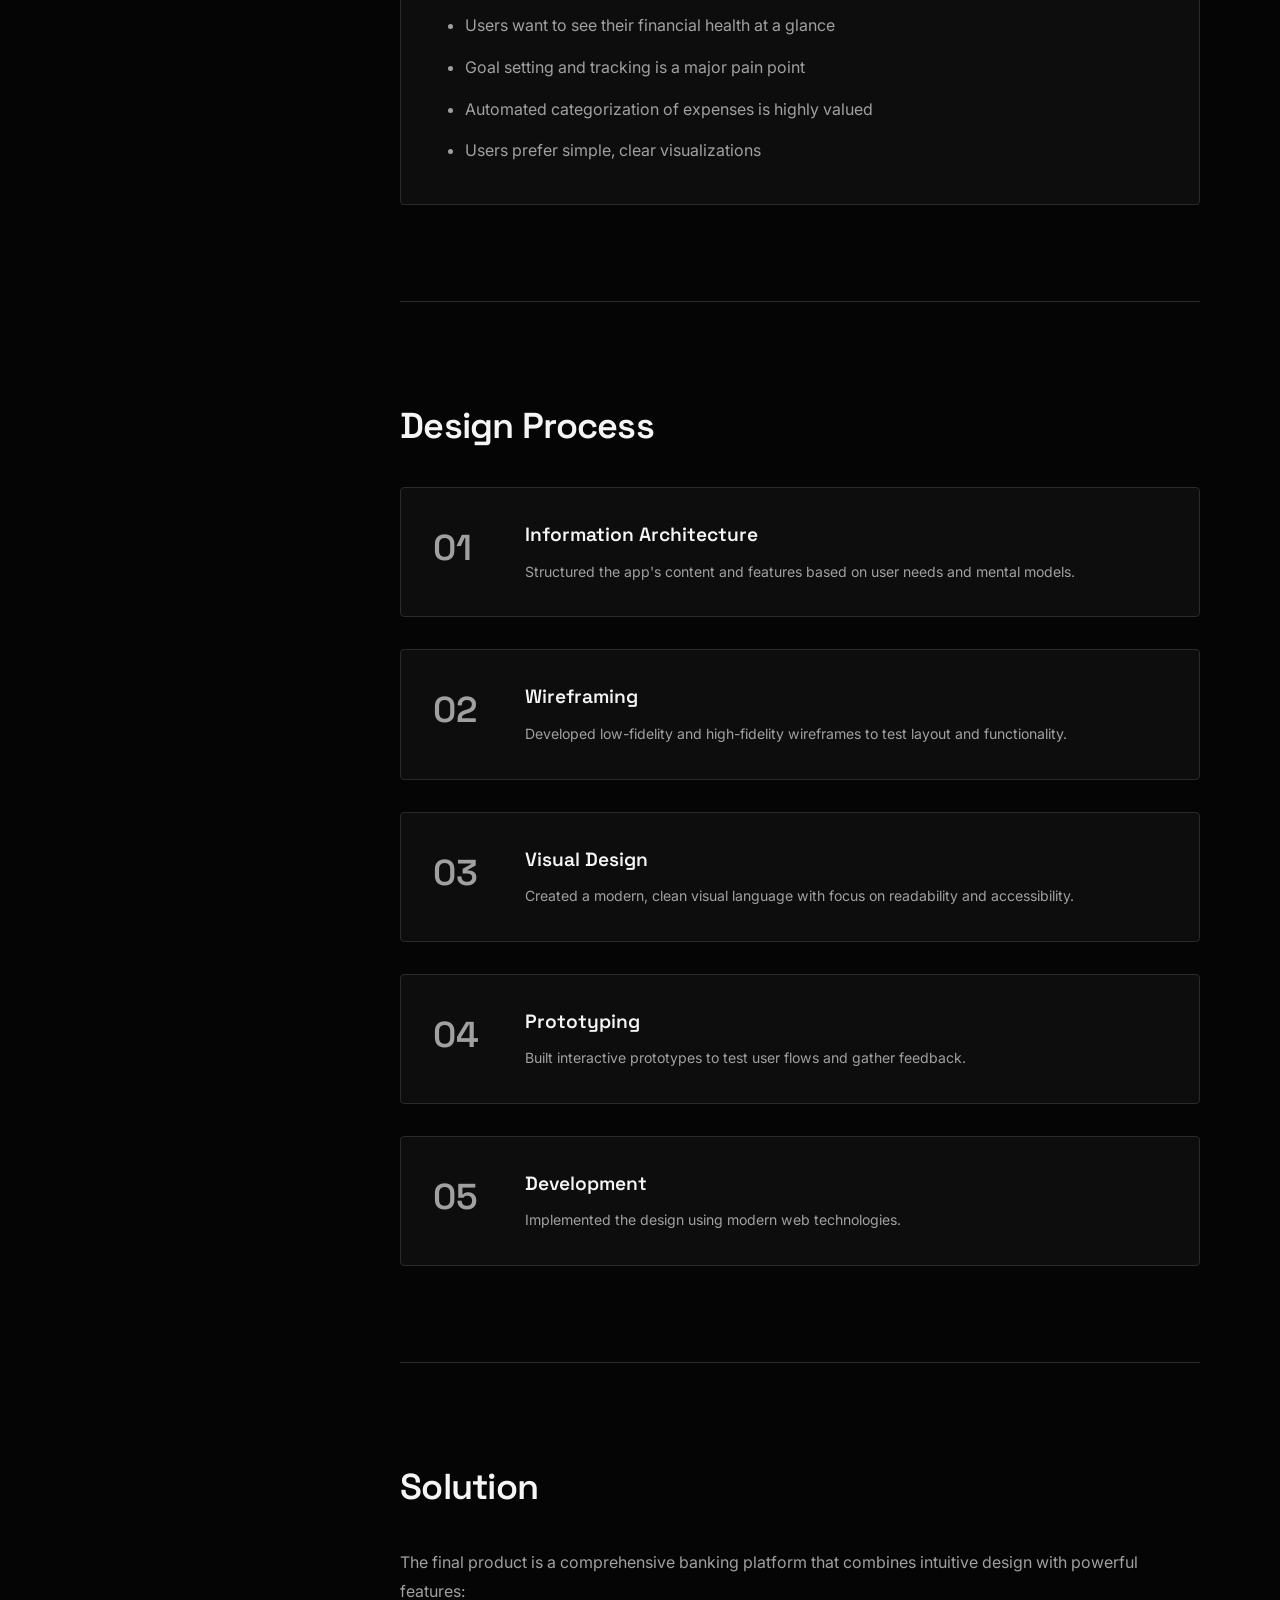
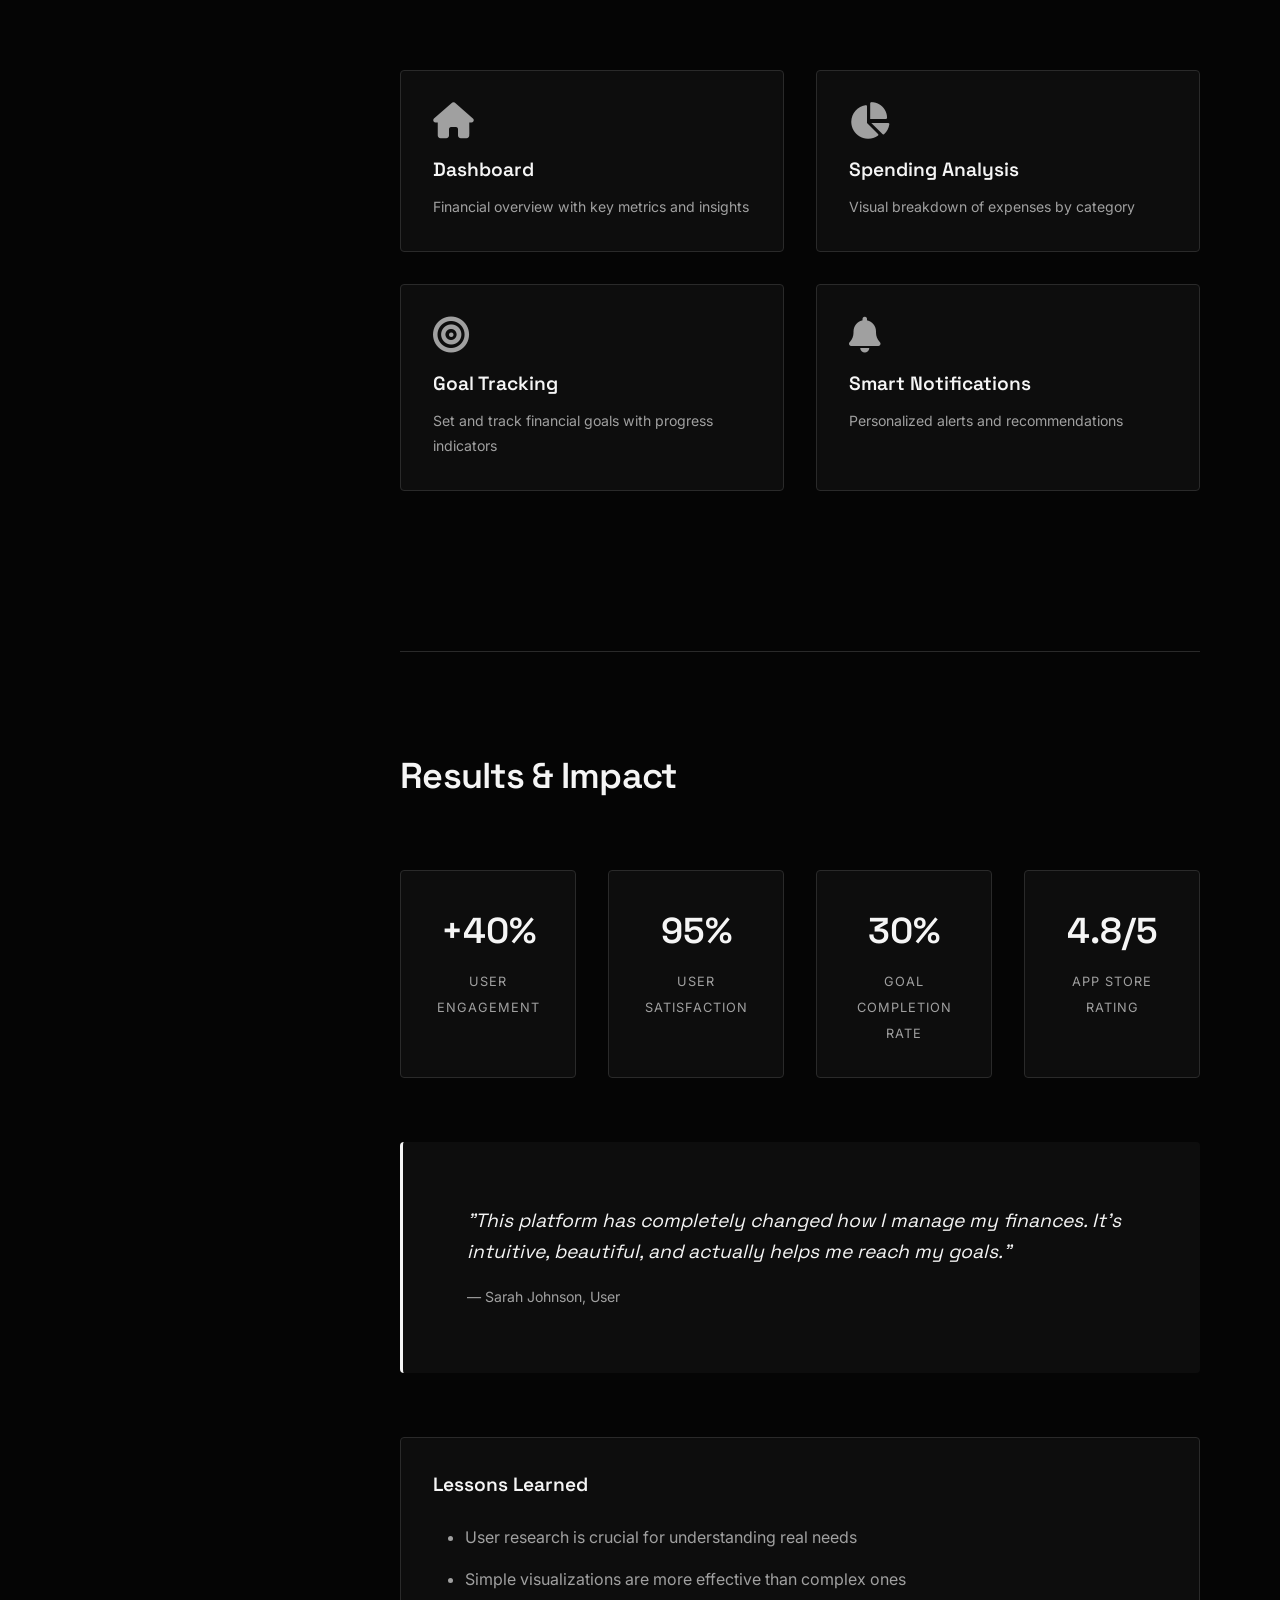
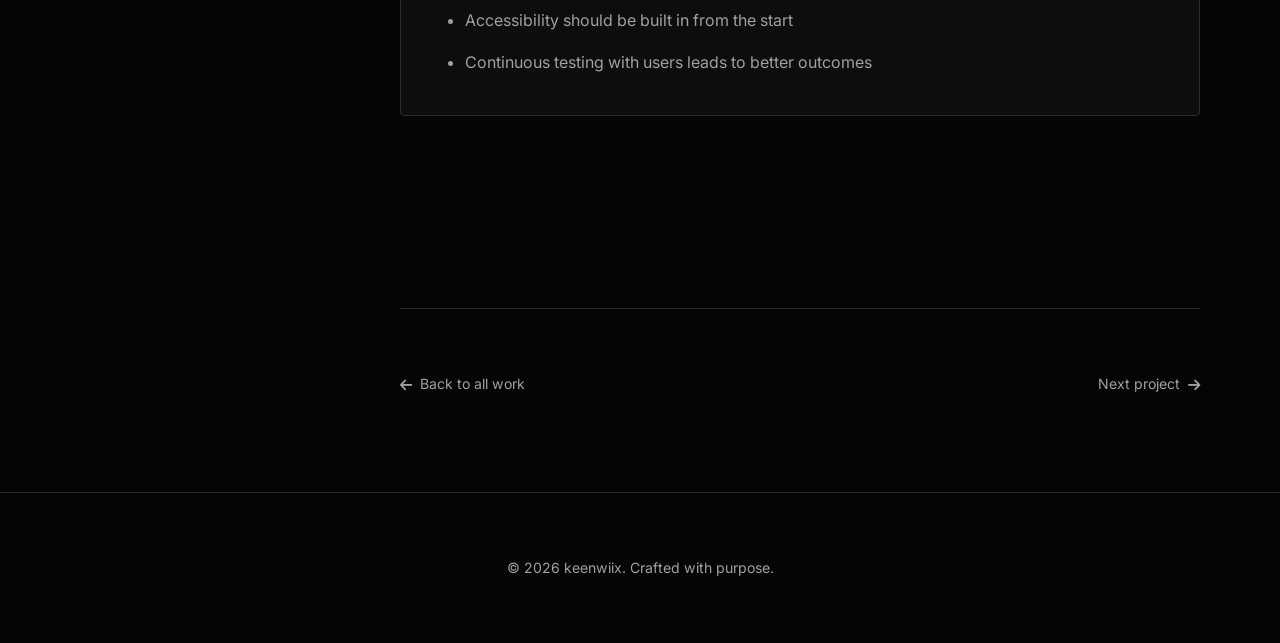
<file: work-detail.html>
<!DOCTYPE html>
<html lang="en">
<head>
    <meta charset="UTF-8" />
    <meta name="viewport" content="width=device-width, initial-scale=1.0" />
    <title>Case Study — keenwiix</title>
    <meta name="description" content="Case study of a digital product design project by keenwiix." />
    <link rel="canonical" href="https://qmakii.github.io/kenwix/work-detail.html" />

    <!-- Fonts -->
    <link rel="preconnect" href="https://fonts.googleapis.com" />
    <link rel="preconnect" href="https://fonts.gstatic.com" crossorigin />
    <link href="https://fonts.googleapis.com/css2?family=Alex+Brush&display=swap" rel="stylesheet" />
    <link href="https://fonts.googleapis.com/css2?family=Inter:opsz,wght@14..32,300;14..32,400;14..32,500;14..32,600;14..32,700&family=Space+Grotesk:wght@400;500;600;700&display=swap" rel="stylesheet" />

    <!-- Font Awesome -->
    <link rel="stylesheet" href="https://cdnjs.cloudflare.com/ajax/libs/font-awesome/6.5.0/css/all.min.css" />

    <!-- Styles -->
    <link rel="stylesheet" href="style.css" />
    <link rel="stylesheet" href="work.css" />
</head>
<body>

    <!-- ================= HEADER ================= -->
    <header class="site-header" role="banner">
        <nav class="nav-container" aria-label="Main navigation">
            <a href="index.html" class="logo" aria-label="Homepage">
                <span class="keenwiix-logo">keenwiix</span>
            </a>

            <ul class="nav-links" role="menubar">
                <li role="none"><a href="work.html" role="menuitem" class="active">Work</a></li>
                <li role="none"><a href="about.html" role="menuitem">About</a></li>
                <li role="none"><a href="index.html#expertise" role="menuitem">Expertise</a></li>
                <li role="none"><a href="index.html#journey" role="menuitem">Journey</a></li>
                <li role="none"><a href="contact.html" role="menuitem" class="nav-cta">Available for work</a></li>
            </ul>

            <button class="hamburger" aria-label="Toggle menu" aria-expanded="false">
                <span></span>
                <span></span>
                <span></span>
            </button>
        </nav>
    </header>

    <!-- Mobile Menu -->
    <div class="mobile-menu" role="dialog" aria-modal="true" aria-label="Mobile navigation">
        <a href="work.html">Work</a>
        <a href="about.html">About</a>
        <a href="index.html#expertise">Expertise</a>
        <a href="index.html#journey">Journey</a>
        <a href="contact.html">Contact</a>
    </div>

    <!-- ================= CASE STUDY ================= -->
    <main>
        <!-- HERO -->
        <section class="case-study-hero" aria-label="Case study hero">
            <div class="case-study-hero-content">
                <div class="case-study-meta">
                    <span class="case-study-category">UX/UI · Web Development</span>
                    <span class="case-study-year">2026</span>
                </div>
                <h1 class="case-study-title">Digital Banking Platform</h1>
                <p class="case-study-subtitle">
                    Modern banking experience with focus on financial wellness and user empowerment.
                </p>
                <div class="case-study-tags">
                    <span>UX Research</span>
                    <span>UI Design</span>
                    <span>Prototyping</span>
                    <span>Frontend</span>
                </div>
            </div>

            <div class="case-study-hero-image">
                <div class="placeholder-image">Project Hero Image</div>
            </div>
        </section>

        <!-- CONTENT -->
        <section class="case-study-content" aria-label="Case study details">
            <div class="case-study-grid">

                <!-- Sidebar -->
                <aside class="case-study-sidebar" aria-label="Table of contents">
                    <div class="sidebar-sticky">
                        <h4>Overview</h4>
                        <nav class="sidebar-nav">
                            <a href="#overview" class="active">Overview</a>
                            <a href="#problem">Problem</a>
                            <a href="#research">Research</a>
                            <a href="#process">Process</a>
                            <a href="#solution">Solution</a>
                            <a href="#result">Result</a>
                        </nav>
                    </div>
                </aside>

                <!-- Main -->
                <div class="case-study-main">

                    <section id="overview" class="case-study-section">
                        <h2>Project Overview</h2>
                        <p>
                            Digital Banking Platform is a comprehensive financial management solution
                            designed to help users take control of their finances. The project aimed to
                            create an intuitive, accessible, and engaging banking experience that
                            empowers users to make better financial decisions.
                        </p>

                        <div class="case-study-stats">
                            <div class="stat-item">
                                <span class="stat-number">12</span>
                                <span class="stat-label">Weeks</span>
                            </div>
                            <div class="stat-item">
                                <span class="stat-number">4</span>
                                <span class="stat-label">Team Members</span>
                            </div>
                            <div class="stat-item">
                                <span class="stat-number">50+</span>
                                <span class="stat-label">User Interviews</span>
                            </div>
                            <div class="stat-item">
                                <span class="stat-number">95%</span>
                                <span class="stat-label">User Satisfaction</span>
                            </div>
                        </div>
                    </section>

                    <section id="problem" class="case-study-section">
                        <h2>Problem</h2>
                        <p>Traditional banking apps are often complex, overwhelming, and fail to provide users with meaningful insights about their financial health.</p>
                        <ul class="problem-list">
                            <li>Understanding their spending patterns</li>
                            <li>Setting and tracking financial goals</li>
                            <li>Managing multiple accounts across different banks</li>
                            <li>Feeling in control of their financial future</li>
                        </ul>
                    </section>

                    <section id="research" class="case-study-section">
                        <h2>Research &amp; Discovery</h2>
                        <p>I conducted extensive user research to understand the needs, pain points, and behaviors of modern banking users.</p>

                        <div class="research-methods">
                            <div class="method-item">
                                <i class="fas fa-users"></i>
                                <h4>User Interviews</h4>
                                <p>50+ interviews with diverse demographics</p>
                            </div>
                            <div class="method-item">
                                <i class="fas fa-clipboard-list"></i>
                                <h4>Surveys</h4>
                                <p>200+ responses on financial habits</p>
                            </div>
                            <div class="method-item">
                                <i class="fas fa-chart-line"></i>
                                <h4>Competitive Analysis</h4>
                                <p>10+ banking apps analyzed</p>
                            </div>
                            <div class="method-item">
                                <i class="fas fa-user-circle"></i>
                                <h4>User Personas</h4>
                                <p>4 key user personas created</p>
                            </div>
                        </div>

                        <div class="key-insights">
                            <h4>Key Insights</h4>
                            <ul>
                                <li>Users want to see their financial health at a glance</li>
                                <li>Goal setting and tracking is a major pain point</li>
                                <li>Automated categorization of expenses is highly valued</li>
                                <li>Users prefer simple, clear visualizations</li>
                            </ul>
                        </div>
                    </section>

                    <section id="process" class="case-study-section">
                        <h2>Design Process</h2>

                        <div class="process-steps">
                            <div class="step">
                                <span class="step-number">01</span>
                                <div class="step-content">
                                    <h4>Information Architecture</h4>
                                    <p>Structured the app's content and features based on user needs and mental models.</p>
                                </div>
                            </div>
                            <div class="step">
                                <span class="step-number">02</span>
                                <div class="step-content">
                                    <h4>Wireframing</h4>
                                    <p>Developed low-fidelity and high-fidelity wireframes to test layout and functionality.</p>
                                </div>
                            </div>
                            <div class="step">
                                <span class="step-number">03</span>
                                <div class="step-content">
                                    <h4>Visual Design</h4>
                                    <p>Created a modern, clean visual language with focus on readability and accessibility.</p>
                                </div>
                            </div>
                            <div class="step">
                                <span class="step-number">04</span>
                                <div class="step-content">
                                    <h4>Prototyping</h4>
                                    <p>Built interactive prototypes to test user flows and gather feedback.</p>
                                </div>
                            </div>
                            <div class="step">
                                <span class="step-number">05</span>
                                <div class="step-content">
                                    <h4>Development</h4>
                                    <p>Implemented the design using modern web technologies.</p>
                                </div>
                            </div>
                        </div>
                    </section>

                    <section id="solution" class="case-study-section">
                        <h2>Solution</h2>
                        <p>The final product is a comprehensive banking platform that combines intuitive design with powerful features:</p>

                        <div class="solution-grid">
                            <div class="solution-item">
                                <i class="fas fa-home"></i>
                                <h4>Dashboard</h4>
                                <p>Financial overview with key metrics and insights</p>
                            </div>
                            <div class="solution-item">
                                <i class="fas fa-chart-pie"></i>
                                <h4>Spending Analysis</h4>
                                <p>Visual breakdown of expenses by category</p>
                            </div>
                            <div class="solution-item">
                                <i class="fas fa-bullseye"></i>
                                <h4>Goal Tracking</h4>
                                <p>Set and track financial goals with progress indicators</p>
                            </div>
                            <div class="solution-item">
                                <i class="fas fa-bell"></i>
                                <h4>Smart Notifications</h4>
                                <p>Personalized alerts and recommendations</p>
                            </div>
                        </div>
                    </section>

                    <section id="result" class="case-study-section">
                        <h2>Results &amp; Impact</h2>

                        <div class="results-grid">
                            <div class="result-item">
                                <span class="result-number">+40%</span>
                                <span class="result-label">User Engagement</span>
                            </div>
                            <div class="result-item">
                                <span class="result-number">95%</span>
                                <span class="result-label">User Satisfaction</span>
                            </div>
                            <div class="result-item">
                                <span class="result-number">30%</span>
                                <span class="result-label">Goal Completion Rate</span>
                            </div>
                            <div class="result-item">
                                <span class="result-number">4.8/5</span>
                                <span class="result-label">App Store Rating</span>
                            </div>
                        </div>

                        <div class="testimonial">
                            <blockquote>
                                "This platform has completely changed how I manage my finances.
                                It's intuitive, beautiful, and actually helps me reach my goals."
                            </blockquote>
                            <cite>— Sarah Johnson, User</cite>
                        </div>

                        <div class="lessons-learned">
                            <h4>Lessons Learned</h4>
                            <ul>
                                <li>User research is crucial for understanding real needs</li>
                                <li>Simple visualizations are more effective than complex ones</li>
                                <li>Accessibility should be built in from the start</li>
                                <li>Continuous testing with users leads to better outcomes</li>
                            </ul>
                        </div>
                    </section>

                    <div class="case-study-navigation">
                        <a href="work.html" class="nav-prev">
                            <i class="fas fa-arrow-left"></i>
                            <span>Back to all work</span>
                        </a>
                        <a href="work-detail.html" class="nav-next">
                            <span>Next project</span>
                            <i class="fas fa-arrow-right"></i>
                        </a>
                    </div>
                </div>
            </div>
        </section>
    </main>

    <!-- ================= FOOTER ================= -->
    <footer class="site-footer" role="contentinfo">
        <p>&copy; 2026 keenwiix. Crafted with purpose.</p>
    </footer>

    <!-- Scroll Progress -->
    <button class="scroll-progress" aria-label="Scroll to top">0%</button>

    <!-- ================= SCRIPTS ================= -->
    <script src="navigation.js"></script>
    <script src="animations.js"></script>
    <script src="main.js"></script>
</body>
</html>
</file>
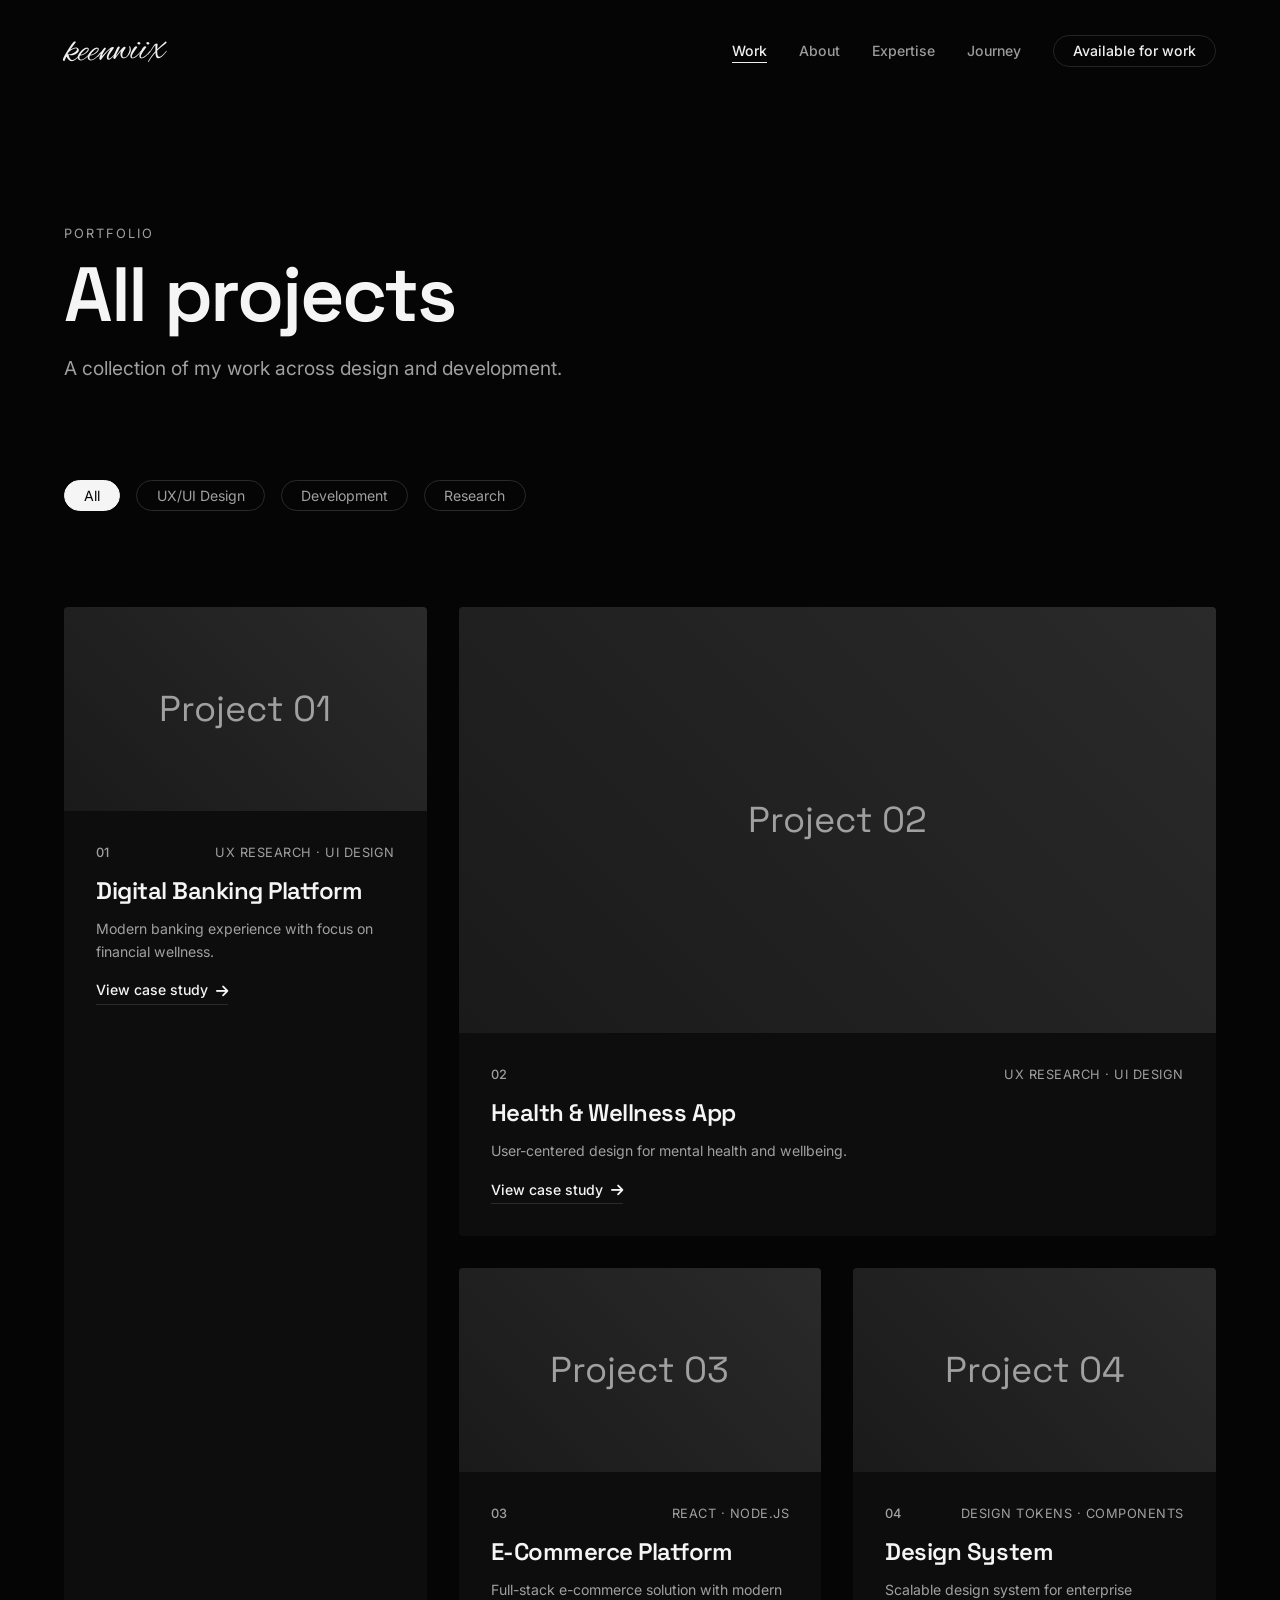
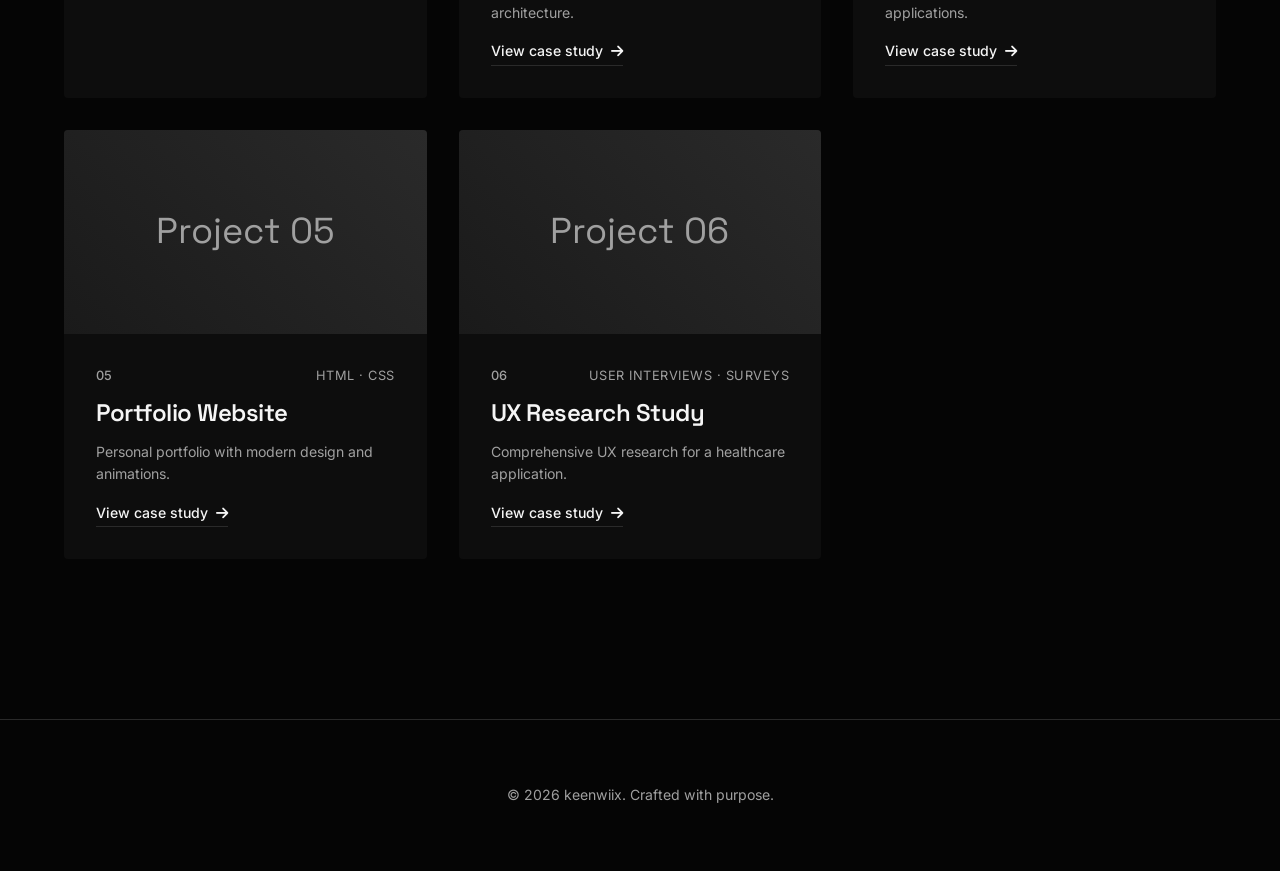
<file: work.html>
<!DOCTYPE html>
<html lang="en">
<head>
    <meta charset="UTF-8" />
    <meta name="viewport" content="width=device-width, initial-scale=1.0" />
    <title>Work — keenwiix</title>
    <meta name="description" content="Explore the portfolio of keenwiix — design and development projects." />
    <link rel="canonical" href="https://qmakii.github.io/kenwix/work.html" />

    <!-- Fonts -->
    <link rel="preconnect" href="https://fonts.googleapis.com" />
    <link rel="preconnect" href="https://fonts.gstatic.com" crossorigin />
    <link href="https://fonts.googleapis.com/css2?family=Alex+Brush&display=swap" rel="stylesheet" />
    <link href="https://fonts.googleapis.com/css2?family=Inter:opsz,wght@14..32,300;14..32,400;14..32,500;14..32,600;14..32,700&family=Space+Grotesk:wght@400;500;600;700&display=swap" rel="stylesheet" />

    <!-- Font Awesome -->
    <link rel="stylesheet" href="https://cdnjs.cloudflare.com/ajax/libs/font-awesome/6.5.0/css/all.min.css" />

    <!-- Styles -->
    <link rel="stylesheet" href="style.css" />
    <link rel="stylesheet" href="work.css" />
</head>
<body>

    <!-- ================= HEADER ================= -->
    <header class="site-header" role="banner">
        <nav class="nav-container" aria-label="Main navigation">
            <a href="index.html" class="logo" aria-label="Homepage">
                <span class="keenwiix-logo">keenwiix</span>
            </a>

            <ul class="nav-links" role="menubar">
                <li role="none"><a href="work.html" role="menuitem" class="active">Work</a></li>
                <li role="none"><a href="about.html" role="menuitem">About</a></li>
                <li role="none"><a href="index.html#expertise" role="menuitem">Expertise</a></li>
                <li role="none"><a href="index.html#journey" role="menuitem">Journey</a></li>
                <li role="none"><a href="contact.html" role="menuitem" class="nav-cta">Available for work</a></li>
            </ul>

            <button class="hamburger" aria-label="Toggle menu" aria-expanded="false">
                <span></span>
                <span></span>
                <span></span>
            </button>
        </nav>
    </header>

    <!-- Mobile Menu -->
    <div class="mobile-menu" role="dialog" aria-modal="true" aria-label="Mobile navigation">
        <a href="work.html">Work</a>
        <a href="about.html">About</a>
        <a href="index.html#expertise">Expertise</a>
        <a href="index.html#journey">Journey</a>
        <a href="contact.html">Contact</a>
    </div>

    <!-- ================= WORK PAGE ================= -->
    <main>
        <section class="section work-page" aria-label="All projects">
            <div class="section-header">
                <span class="label">Portfolio</span>
                <h2>All projects</h2>
                <p>A collection of my work across design and development.</p>
            </div>

            <!-- Filters -->
            <div class="work-filters" id="workFilters">
                <button class="filter-btn active" data-filter="all">All</button>
                <button class="filter-btn" data-filter="design">UX/UI Design</button>
                <button class="filter-btn" data-filter="development">Development</button>
                <button class="filter-btn" data-filter="research">Research</button>
            </div>

            <!-- Grid -->
            <div class="work-grid-full" id="workGridFull"></div>
        </section>
    </main>

    <!-- ================= FOOTER ================= -->
    <footer class="site-footer" role="contentinfo">
        <p>&copy; 2026 keenwiix. Crafted with purpose.</p>
    </footer>

    <!-- Scroll Progress -->
    <button class="scroll-progress" aria-label="Scroll to top">0%</button>

    <!-- ================= SCRIPTS ================= -->
    <script src="navigation.js"></script>
    <script src="animations.js"></script>
    <script src="work.js"></script>
</body>
</html>
</file>
<file: style.css>
/* ============================================
   DESIGN TOKENS
   ============================================ */
:root {
    /* Colors — Premium Monochrome */
    --bg: #050505;
    --surface: #0D0D0D;
    --surface-hover: #171717;
    --text: #F5F5F5;
    --text-muted: #A0A0A0;
    --border: #2A2A2A;
    --accent: #FFFFFF;
    --accent-hover: #A0A0A0;

    /* Typography */
    --font-display: 'Space Grotesk', sans-serif;
    --font-body: 'Inter', sans-serif;
    --font-logo: 'Alex Brush', cursive;

    /* Scale */
    --text-xs: clamp(0.75rem, 1vw, 0.875rem);
    --text-sm: clamp(0.875rem, 1.1vw, 1rem);
    --text-base: clamp(1rem, 1.2vw, 1.125rem);
    --text-lg: clamp(1.125rem, 1.5vw, 1.25rem);
    --text-xl: clamp(1.25rem, 2vw, 1.5rem);
    --text-2xl: clamp(1.5rem, 3vw, 2.25rem);
    --text-3xl: clamp(2.25rem, 4vw, 3.5rem);
    --text-4xl: clamp(3rem, 6vw, 5rem);
    --text-5xl: clamp(4rem, 10vw, 10rem);

    /* Spacing */
    --space-xs: 0.5rem;
    --space-sm: 1rem;
    --space-md: 2rem;
    --space-lg: 4rem;
    --space-xl: 6rem;
    --space-xxl: 10rem;

    /* Misc */
    --radius: 4px;
    --transition: all 0.4s cubic-bezier(0.25, 0.46, 0.45, 0.94);
}

/* ============================================
   RESET & BASE
   ============================================ */
*,
*::before,
*::after {
    margin: 0;
    padding: 0;
    box-sizing: border-box;
}

html {
    scroll-behavior: smooth;
    -webkit-font-smoothing: antialiased;
    -moz-osx-font-smoothing: grayscale;
}

body {
    font-family: var(--font-body);
    background-color: var(--bg);
    color: var(--text);
    line-height: 1.6;
    overflow-x: hidden;
}

a:focus-visible,
button:focus-visible,
input:focus-visible,
textarea:focus-visible {
    outline: 2px solid var(--text);
    outline-offset: 2px;
}

@media (prefers-reduced-motion: reduce) {
    *,
    *::before,
    *::after {
        animation-duration: 0.01ms !important;
        animation-iteration-count: 1 !important;
        transition-duration: 0.01ms !important;
        scroll-behavior: auto !important;
    }
}

img {
    display: block;
    max-width: 100%;
    height: auto;
}

a {
    color: var(--text);
    text-decoration: none;
}

ul {
    list-style: none;
}

/* ============================================
   LOGO — keenwiix
   ============================================ */
.keenwiix-logo {
    display: inline-block;
    font-family: var(--font-logo);
    font-weight: 400;
    font-size: 2.4rem;
    line-height: 1;
    transform: rotate(-2deg);
    color: var(--text);
    transition: var(--transition);
}

.keenwiix-logo:hover {
    transform: rotate(-2deg) scale(1.04);
    color: var(--text);
}

@media (max-width: 768px) {
    .keenwiix-logo {
        font-size: 2rem;
    }
}

/* ============================================
   NAVIGATION
   ============================================ */
.site-header {
    position: fixed;
    top: 0;
    left: 0;
    right: 0;
    z-index: 1000;
    padding: var(--space-md) var(--space-lg);
    transition: var(--transition);
    mix-blend-mode: difference;
}

.site-header.scrolled {
    background: rgba(5, 5, 5, 0.85);
    backdrop-filter: blur(12px);
    -webkit-backdrop-filter: blur(12px);
    border-bottom: 1px solid rgba(255, 255, 255, 0.05);
    padding: var(--space-sm) var(--space-lg);
    mix-blend-mode: normal;
}

.nav-container {
    display: flex;
    justify-content: space-between;
    align-items: center;
    max-width: 1440px;
    margin: 0 auto;
}

.nav-links {
    display: flex;
    align-items: center;
    gap: var(--space-md);
    list-style: none;
}

.nav-links a {
    font-size: var(--text-sm);
    font-weight: 500;
    color: var(--text-muted);
    transition: var(--transition);
    position: relative;
}

.nav-links a::after {
    content: '';
    position: absolute;
    bottom: -4px;
    left: 0;
    width: 0;
    height: 1px;
    background: var(--text);
    transition: var(--transition);
}

.nav-links a:hover,
.nav-links a.active {
    color: var(--text);
}

.nav-links a:hover::after,
.nav-links a.active::after {
    width: 100%;
}

.nav-cta {
    border: 1px solid var(--border);
    padding: 0.4rem 1.2rem;
    border-radius: 100px;
    font-size: var(--text-xs);
    font-weight: 500;
    color: var(--text) !important;
    transition: var(--transition);
    background: transparent;
}

.nav-cta:hover,
.nav-cta.active {
    background: var(--text);
    color: var(--bg) !important;
    border-color: var(--text);
}

.nav-cta::after {
    display: none !important;
}

/* Mobile Nav */
.hamburger {
    display: none;
    flex-direction: column;
    gap: 5px;
    cursor: pointer;
    background: none;
    border: none;
    padding: 5px;
    z-index: 1001;
}

.hamburger span {
    display: block;
    width: 25px;
    height: 2px;
    background: var(--text);
    transition: var(--transition);
}

.hamburger.active span:nth-child(1) {
    transform: rotate(45deg) translate(5px, 5px);
}

.hamburger.active span:nth-child(2) {
    opacity: 0;
}

.hamburger.active span:nth-child(3) {
    transform: rotate(-45deg) translate(5px, -5px);
}

.mobile-menu {
    display: none;
    position: fixed;
    top: 0;
    left: 0;
    width: 100%;
    height: 100vh;
    background: var(--bg);
    z-index: 999;
    justify-content: center;
    align-items: center;
    flex-direction: column;
    gap: var(--space-lg);
    opacity: 0;
    pointer-events: none;
    transition: var(--transition);
}

.mobile-menu.active {
    opacity: 1;
    pointer-events: all;
}

.mobile-menu a {
    font-family: var(--font-display);
    font-size: var(--text-3xl);
    font-weight: 500;
    color: var(--text-muted);
    transition: var(--transition);
}

.mobile-menu a:hover {
    color: var(--text);
}

@media (max-width: 768px) {
    .nav-links {
        display: none;
    }
    .hamburger {
        display: flex;
    }
    .mobile-menu {
        display: flex;
    }
    .site-header {
        padding: var(--space-sm) var(--space-md);
    }
    .site-header.scrolled {
        padding: var(--space-xs) var(--space-md);
    }
}

/* ============================================
   BUTTONS
   ============================================ */
.btn-primary {
    background: var(--text);
    color: var(--bg);
    padding: 0.8rem 2.4rem;
    border-radius: 100px;
    font-weight: 600;
    font-size: var(--text-sm);
    border: none;
    cursor: pointer;
    transition: var(--transition);
    display: inline-flex;
    align-items: center;
    gap: var(--space-xs);
    font-family: var(--font-body);
}

.btn-primary:hover:not(:disabled) {
    transform: scale(0.97);
    background: var(--text-muted);
}

.btn-primary:disabled {
    opacity: 0.5;
    cursor: not-allowed;
    transform: none;
}

.btn-secondary {
    color: var(--text-muted);
    font-weight: 500;
    font-size: var(--text-sm);
    border-bottom: 1px solid var(--border);
    padding-bottom: 2px;
    transition: var(--transition);
    display: inline-flex;
    align-items: center;
    gap: var(--space-xs);
}

.btn-secondary:hover {
    color: var(--text);
    border-color: var(--text);
}

/* ============================================
   HERO
   ============================================ */
.hero {
    min-height: 100vh;
    display: flex;
    align-items: center;
    padding: var(--space-xxl) var(--space-lg) var(--space-xl);
    max-width: 1440px;
    margin: 0 auto;
    position: relative;
}

.hero-content {
    display: grid;
    grid-template-columns: 1fr 1fr;
    gap: var(--space-xl);
    width: 100%;
}

.hero-text {
    display: flex;
    flex-direction: column;
    justify-content: center;
}

.hero-headline {
    font-family: var(--font-display);
    font-size: var(--text-5xl);
    font-weight: 700;
    line-height: 0.9;
    letter-spacing: -0.04em;
    margin-bottom: var(--space-md);
}

.hero-headline .line {
    display: block;
    overflow: hidden;
}

.hero-headline .line span {
    display: block;
    animation: revealText 1s cubic-bezier(0.25, 0.46, 0.45, 0.94) forwards;
    transform: translateY(100%);
    opacity: 0;
}

.hero-headline .line:nth-child(1) span { animation-delay: 0.1s; }
.hero-headline .line:nth-child(2) span { animation-delay: 0.2s; }
.hero-headline .line:nth-child(3) span { animation-delay: 0.3s; }

@keyframes revealText {
    to { transform: translateY(0); opacity: 1; }
}

.hero-subtitle {
    font-size: var(--text-xl);
    color: var(--text-muted);
    margin: var(--space-sm) 0 var(--space-md);
    font-weight: 300;
}

.hero-description {
    font-size: var(--text-lg);
    color: var(--text-muted);
    max-width: 500px;
    margin-bottom: var(--space-lg);
    line-height: 1.7;
}

.hero-cta {
    display: flex;
    gap: var(--space-md);
    align-items: center;
}

.hero-visual {
    display: flex;
    justify-content: center;
    align-items: center;
    position: relative;
}

.orb {
    width: 400px;
    height: 400px;
    border-radius: 50%;
    background: radial-gradient(circle at 30% 30%, #333, #050505);
    filter: blur(60px);
    animation: orbPulse 6s ease-in-out infinite alternate;
}

@keyframes orbPulse {
    0%   { transform: scale(1) rotate(0deg);    opacity: 0.6; }
    100% { transform: scale(1.1) rotate(10deg); opacity: 1; }
}

@media (max-width: 1024px) {
    .hero-content {
        grid-template-columns: 1fr;
        gap: var(--space-lg);
    }
    .hero-visual { order: -1; height: 200px; }
    .orb { width: 200px; height: 200px; filter: blur(40px); }
    .hero-headline { font-size: var(--text-4xl); }
}

@media (max-width: 768px) {
    .hero {
        padding: var(--space-xl) var(--space-md) var(--space-lg);
        min-height: 90vh;
    }
    .hero-headline { font-size: var(--text-3xl); }
    .hero-cta {
        flex-direction: column;
        align-items: start;
        gap: var(--space-sm);
    }
}

/* ============================================
   SECTIONS
   ============================================ */
.section {
    padding: var(--space-xxl) var(--space-lg);
    max-width: 1440px;
    margin: 0 auto;
}

.section-header {
    margin-bottom: var(--space-xl);
}

.section-header .label {
    font-size: var(--text-xs);
    text-transform: uppercase;
    letter-spacing: 2px;
    color: var(--text-muted);
    margin-bottom: var(--space-xs);
    display: block;
}

.section-header h2 {
    font-family: var(--font-display);
    font-size: var(--text-4xl);
    font-weight: 600;
    letter-spacing: -0.03em;
    line-height: 1.1;
}

.section-header p {
    color: var(--text-muted);
    font-size: var(--text-lg);
    max-width: 600px;
    margin-top: var(--space-sm);
}

.section-cta {
    text-align: center;
    margin-top: var(--space-lg);
}

@media (max-width: 768px) {
    .section {
        padding: var(--space-xl) var(--space-md);
    }
    .section-header h2 {
        font-size: var(--text-3xl);
    }
}

/* ============================================
   WORK GRID (Preview)
   ============================================ */
.work-grid {
    display: grid;
    grid-template-columns: 2fr 1fr 1fr;
    gap: var(--space-md);
}

.work-item {
    background: var(--surface);
    border-radius: var(--radius);
    overflow: hidden;
    transition: var(--transition);
    cursor: pointer;
}

.work-item:hover {
    background: var(--surface-hover);
    transform: translateY(-8px);
}

.work-item:nth-child(1) { grid-row: span 2; }
.work-item:nth-child(2) { grid-column: span 2; }

.work-thumbnail {
    width: 100%;
    aspect-ratio: 16/9;
    background: #1a1a1a;
    overflow: hidden;
}

.work-thumbnail .placeholder {
    width: 100%;
    height: 100%;
    display: flex;
    align-items: center;
    justify-content: center;
    background: linear-gradient(45deg, #1a1a1a, #2a2a2a);
    color: var(--text-muted);
    font-family: var(--font-display);
    font-size: var(--text-2xl);
}

.work-thumbnail img {
    width: 100%;
    height: 100%;
    object-fit: cover;
    transition: transform 0.6s ease;
}

.work-item:hover .work-thumbnail img {
    transform: scale(1.05);
}

.work-info {
    padding: var(--space-md);
}

.work-info .meta {
    display: flex;
    justify-content: space-between;
    align-items: center;
    margin-bottom: var(--space-xs);
}

.work-info .meta .number {
    font-size: var(--text-xs);
    color: var(--text-muted);
    font-weight: 500;
}

.work-info .meta .category {
    font-size: var(--text-xs);
    color: var(--text-muted);
    text-transform: uppercase;
    letter-spacing: 0.5px;
}

.work-info h3 {
    font-family: var(--font-display);
    font-size: var(--text-xl);
    font-weight: 600;
    letter-spacing: -0.02em;
}

.work-info .desc {
    color: var(--text-muted);
    font-size: var(--text-sm);
    margin-top: var(--space-xs);
}

.work-item .view-link {
    display: inline-flex;
    align-items: center;
    gap: var(--space-xs);
    margin-top: var(--space-sm);
    font-weight: 500;
    font-size: var(--text-sm);
    color: var(--text);
    border-bottom: 1px solid var(--border);
    padding-bottom: 2px;
    transition: var(--transition);
}

.work-item:hover .view-link {
    border-color: var(--text);
    gap: var(--space-md);
}

@media (max-width: 1024px) {
    .work-grid { grid-template-columns: 1fr 1fr; }
    .work-item:nth-child(1) { grid-row: auto; }
    .work-item:nth-child(2) { grid-column: auto; }
}

@media (max-width: 768px) {
    .work-grid { grid-template-columns: 1fr; gap: var(--space-md); }
}

/* ============================================
   ABOUT (Preview + Full)
   ============================================ */
.about-grid {
    display: grid;
    grid-template-columns: 1fr 1fr;
    gap: var(--space-xl);
    align-items: start;
}

.about-visual,
.about-visual-large {
    background: var(--surface);
    aspect-ratio: 4/5;
    border-radius: var(--radius);
    display: flex;
    align-items: center;
    justify-content: center;
    font-size: var(--text-4xl);
    color: var(--text-muted);
    font-family: var(--font-display);
    font-weight: 600;
    position: relative;
    overflow: hidden;
}

.about-visual .placeholder-avatar,
.about-visual-large .placeholder-avatar {
    font-size: var(--text-5xl);
    opacity: 0.3;
}

.about-text h3,
.about-content h3 {
    font-family: var(--font-display);
    font-size: var(--text-2xl);
    font-weight: 600;
    margin-bottom: var(--space-md);
    letter-spacing: -0.02em;
}

.about-text p,
.about-content p {
    color: var(--text-muted);
    font-size: var(--text-lg);
    line-height: 1.8;
    margin-bottom: var(--space-md);
}

.about-details {
    display: grid;
    grid-template-columns: 1fr 1fr;
    gap: var(--space-md);
    margin-top: var(--space-lg);
    border-top: 1px solid var(--border);
    padding-top: var(--space-lg);
}

.about-details .detail-item .label {
    font-size: var(--text-xs);
    text-transform: uppercase;
    color: var(--text-muted);
    letter-spacing: 1px;
}

.about-details .detail-item .value {
    font-size: var(--text-base);
    font-weight: 500;
    margin-top: var(--space-xs);
}

.about-more-link {
    margin-top: var(--space-md);
}

@media (max-width: 768px) {
    .about-grid {
        grid-template-columns: 1fr;
        gap: var(--space-lg);
    }
    .about-visual {
        aspect-ratio: 1/1;
        max-height: 300px;
    }
    .about-details { grid-template-columns: 1fr; }
}

/* About Full Page */
.about-page {
    padding-top: calc(var(--space-xxl) + var(--space-lg));
}

.about-grid-full {
    display: grid;
    grid-template-columns: 1fr 1fr;
    gap: var(--space-xl);
    align-items: start;
}

.about-values {
    display: grid;
    grid-template-columns: repeat(3, 1fr);
    gap: var(--space-md);
    margin: var(--space-lg) 0;
}

.value-item {
    background: var(--surface);
    padding: var(--space-md);
    border-radius: var(--radius);
    border: 1px solid var(--border);
    transition: var(--transition);
}

.value-item:hover {
    background: var(--surface-hover);
    transform: translateY(-4px);
}

.value-item i {
    font-size: var(--text-2xl);
    color: var(--text-muted);
    margin-bottom: var(--space-sm);
}

.value-item h4 {
    font-family: var(--font-display);
    font-size: var(--text-lg);
    font-weight: 600;
    margin-bottom: var(--space-xs);
}

.value-item p {
    font-size: var(--text-sm);
    color: var(--text-muted);
    margin-bottom: 0;
}

.about-details-full {
    display: grid;
    grid-template-columns: repeat(3, 1fr);
    gap: var(--space-md);
    margin-top: var(--space-lg);
    border-top: 1px solid var(--border);
    padding-top: var(--space-lg);
}

.detail-block h4 {
    font-family: var(--font-display);
    font-size: var(--text-base);
    font-weight: 600;
    margin-bottom: var(--space-sm);
}

.detail-block li {
    color: var(--text-muted);
    font-size: var(--text-sm);
    padding: var(--space-xs) 0;
    border-bottom: 1px solid var(--border);
}

.detail-block li:last-child { border-bottom: none; }

.about-cta {
    margin-top: var(--space-lg);
}

@media (max-width: 1024px) {
    .about-grid-full { grid-template-columns: 1fr; gap: var(--space-lg); }
    .about-visual-large { aspect-ratio: 1/1; max-height: 300px; }
    .about-values { grid-template-columns: 1fr 1fr; }
    .about-details-full { grid-template-columns: 1fr 1fr; }
}

@media (max-width: 768px) {
    .about-values { grid-template-columns: 1fr; }
    .about-details-full { grid-template-columns: 1fr; }
}

/* ============================================
   EXPERTISE
   ============================================ */
.expertise-grid {
    display: grid;
    grid-template-columns: repeat(3, 1fr);
    gap: var(--space-md);
}

.expertise-card {
    background: var(--surface);
    padding: var(--space-lg);
    border-radius: var(--radius);
    transition: var(--transition);
    border: 1px solid transparent;
}

.expertise-card:hover {
    background: var(--surface-hover);
    border-color: var(--border);
    transform: translateY(-4px);
}

.expertise-card .icon {
    font-size: var(--text-2xl);
    margin-bottom: var(--space-md);
    color: var(--text-muted);
}

.expertise-card h4 {
    font-family: var(--font-display);
    font-size: var(--text-xl);
    font-weight: 600;
    margin-bottom: var(--space-xs);
}

.expertise-card p {
    color: var(--text-muted);
    font-size: var(--text-sm);
    line-height: 1.6;
}

.expertise-card .skill-tags {
    display: flex;
    flex-wrap: wrap;
    gap: var(--space-xs);
    margin-top: var(--space-md);
}

.expertise-card .skill-tags span {
    background: var(--bg);
    padding: 0.2rem 0.8rem;
    border-radius: 100px;
    font-size: var(--text-xs);
    color: var(--text-muted);
    border: 1px solid var(--border);
}

@media (max-width: 1024px) {
    .expertise-grid { grid-template-columns: 1fr 1fr; }
}

@media (max-width: 768px) {
    .expertise-grid { grid-template-columns: 1fr; }
}

/* ============================================
   TIMELINE
   ============================================ */
.timeline {
    display: flex;
    flex-direction: column;
    gap: var(--space-md);
    position: relative;
    padding-left: var(--space-lg);
    border-left: 1px solid var(--border);
}

.timeline-item {
    padding-left: var(--space-lg);
    position: relative;
}

.timeline-item::before {
    content: '';
    position: absolute;
    left: calc(-1 * var(--space-lg) - 6px);
    top: 8px;
    width: 12px;
    height: 12px;
    background: var(--text);
    border-radius: 50%;
    border: 2px solid var(--bg);
    box-shadow: 0 0 0 2px var(--border);
}

.timeline-item .year {
    font-family: var(--font-display);
    font-size: var(--text-xl);
    font-weight: 600;
    color: var(--text);
}

.timeline-item .title {
    font-size: var(--text-lg);
    font-weight: 500;
}

.timeline-item .desc {
    color: var(--text-muted);
    font-size: var(--text-base);
}

/* ============================================
   CONTACT (Preview)
   ============================================ */
.contact-grid {
    display: grid;
    grid-template-columns: 1fr 1fr;
    gap: var(--space-xl);
}

.contact-info h3 {
    font-family: var(--font-display);
    font-size: var(--text-4xl);
    font-weight: 600;
    line-height: 1.1;
    letter-spacing: -0.03em;
    margin-bottom: var(--space-md);
}

.contact-info p {
    color: var(--text-muted);
    font-size: var(--text-lg);
    margin-bottom: var(--space-lg);
}

.contact-links {
    display: flex;
    flex-direction: column;
    gap: var(--space-sm);
}

.contact-links a {
    display: flex;
    align-items: center;
    gap: var(--space-sm);
    font-size: var(--text-base);
    color: var(--text-muted);
    transition: var(--transition);
    width: fit-content;
}

.contact-links a:hover {
    color: var(--text);
}

.contact-links i {
    width: 24px;
    font-size: var(--text-lg);
}

.contact-more-btn {
    margin-top: var(--space-md);
}

@media (max-width: 1024px) {
    .contact-grid {
        grid-template-columns: 1fr;
    }
}

@media (max-width: 768px) {
    .contact-info h3 {
        font-size: var(--text-3xl);
    }
}

/* ============================================
   FOOTER
   ============================================ */
.site-footer {
    padding: var(--space-lg);
    border-top: 1px solid var(--border);
    text-align: center;
    color: var(--text-muted);
    font-size: var(--text-sm);
    max-width: 1440px;
    margin: 0 auto;
}

/* ============================================
   SCROLL PROGRESS
   ============================================ */
.scroll-progress {
    position: fixed;
    bottom: var(--space-md);
    right: var(--space-md);
    z-index: 999;
    background: var(--surface);
    border-radius: 50%;
    width: 48px;
    height: 48px;
    display: flex;
    align-items: center;
    justify-content: center;
    border: 1px solid var(--border);
    font-size: var(--text-xs);
    color: var(--text-muted);
    cursor: pointer;
    transition: var(--transition);
    opacity: 0;
    pointer-events: none;
    font-family: var(--font-body);
}

.scroll-progress.visible {
    opacity: 1;
    pointer-events: all;
}

.scroll-progress:hover {
    background: var(--surface-hover);
    border-color: var(--text);
    color: var(--text);
}

/* ============================================
   UTILITY
   ============================================ */
.hidden-honeypot {
    position: absolute !important;
    left: -9999px !important;
    opacity: 0 !important;
    pointer-events: none !important;
}

/* ============================================
   SCROLL ANIMATIONS
   ============================================ */
.timeline-item,
.expertise-card,
.work-item,
.value-item,
.step,
.solution-item,
.result-item,
.method-item {
    opacity: 0;
    transform: translateY(30px);
    transition: opacity 0.6s ease, transform 0.6s ease;
}

.animate {
    opacity: 1 !important;
    transform: translateY(0) !important;
}

/* ============================================
   CASE STUDY STYLES
   ============================================ */
.case-study-hero {
    padding: calc(var(--space-xxl) + var(--space-lg)) var(--space-lg) var(--space-xl);
    max-width: 1440px;
    margin: 0 auto;
}

.case-study-hero-content {
    margin-bottom: var(--space-xl);
}

.case-study-meta {
    display: flex;
    gap: var(--space-md);
    align-items: center;
    margin-bottom: var(--space-md);
    font-size: var(--text-xs);
    text-transform: uppercase;
    letter-spacing: 2px;
    color: var(--text-muted);
}

.case-study-title {
    font-family: var(--font-display);
    font-size: var(--text-4xl);
    font-weight: 600;
    line-height: 1.05;
    letter-spacing: -0.03em;
    margin-bottom: var(--space-md);
}

.case-study-subtitle {
    font-size: var(--text-lg);
    color: var(--text-muted);
    max-width: 700px;
    line-height: 1.7;
    margin-bottom: var(--space-md);
}

.case-study-tags {
    display: flex;
    flex-wrap: wrap;
    gap: var(--space-xs);
}

.case-study-tags span {
    background: var(--surface);
    padding: 0.3rem 1rem;
    border-radius: 100px;
    font-size: var(--text-xs);
    color: var(--text-muted);
    border: 1px solid var(--border);
}

.case-study-hero-image {
    width: 100%;
    aspect-ratio: 21/9;
    background: var(--surface);
    border-radius: var(--radius);
    overflow: hidden;
}

.placeholder-image {
    width: 100%;
    height: 100%;
    display: flex;
    align-items: center;
    justify-content: center;
    background: linear-gradient(45deg, #1a1a1a, #2a2a2a);
    color: var(--text-muted);
    font-family: var(--font-display);
    font-size: var(--text-2xl);
}

/* Case Study Content */
.case-study-content {
    padding: var(--space-xl) var(--space-lg);
    max-width: 1440px;
    margin: 0 auto;
}

.case-study-grid {
    display: grid;
    grid-template-columns: 240px 1fr;
    gap: var(--space-xl);
}

.case-study-sidebar {
    position: relative;
}

.sidebar-sticky {
    position: sticky;
    top: 120px;
}

.sidebar-sticky h4 {
    font-size: var(--text-xs);
    text-transform: uppercase;
    letter-spacing: 2px;
    color: var(--text-muted);
    margin-bottom: var(--space-md);
}

.sidebar-nav {
    display: flex;
    flex-direction: column;
    gap: var(--space-xs);
}

.sidebar-nav a {
    font-size: var(--text-sm);
    color: var(--text-muted);
    padding: var(--space-xs) 0;
    transition: var(--transition);
    border-left: 2px solid transparent;
    padding-left: var(--space-sm);
}

.sidebar-nav a:hover,
.sidebar-nav a.active {
    color: var(--text);
    border-left-color: var(--text);
}

.case-study-main {
    max-width: 800px;
}

.case-study-section {
    margin-bottom: var(--space-xl);
    padding-bottom: var(--space-xl);
    border-bottom: 1px solid var(--border);
}

.case-study-section:last-of-type {
    border-bottom: none;
}

.case-study-section h2 {
    font-family: var(--font-display);
    font-size: var(--text-2xl);
    font-weight: 600;
    margin-bottom: var(--space-md);
    letter-spacing: -0.02em;
}

.case-study-section p {
    color: var(--text-muted);
    font-size: var(--text-base);
    line-height: 1.8;
    margin-bottom: var(--space-md);
}

.case-study-section ul {
    list-style: disc;
    padding-left: var(--space-md);
    color: var(--text-muted);
}

.case-study-section ul li {
    padding: var(--space-xs) 0;
    font-size: var(--text-base);
}

/* Stats */
.case-study-stats,
.results-grid {
    display: grid;
    grid-template-columns: repeat(4, 1fr);
    gap: var(--space-md);
    margin-top: var(--space-lg);
}

.stat-item,
.result-item {
    background: var(--surface);
    padding: var(--space-md);
    border-radius: var(--radius);
    border: 1px solid var(--border);
    text-align: center;
}

.stat-number,
.result-number {
    display: block;
    font-family: var(--font-display);
    font-size: var(--text-2xl);
    font-weight: 600;
    color: var(--text);
    margin-bottom: var(--space-xs);
}

.stat-label,
.result-label {
    font-size: var(--text-xs);
    text-transform: uppercase;
    letter-spacing: 1px;
    color: var(--text-muted);
}

/* Research Methods */
.research-methods,
.solution-grid {
    display: grid;
    grid-template-columns: repeat(2, 1fr);
    gap: var(--space-md);
    margin: var(--space-lg) 0;
}

.method-item,
.solution-item {
    background: var(--surface);
    padding: var(--space-md);
    border-radius: var(--radius);
    border: 1px solid var(--border);
}

.method-item i,
.solution-item i {
    font-size: var(--text-2xl);
    color: var(--text-muted);
    margin-bottom: var(--space-sm);
}

.method-item h4,
.solution-item h4 {
    font-family: var(--font-display);
    font-size: var(--text-lg);
    font-weight: 600;
    margin-bottom: var(--space-xs);
}

.method-item p,
.solution-item p {
    font-size: var(--text-sm);
    margin-bottom: 0;
}

.key-insights,
.lessons-learned {
    background: var(--surface);
    padding: var(--space-md);
    border-radius: var(--radius);
    border: 1px solid var(--border);
    margin-top: var(--space-lg);
}

.key-insights h4,
.lessons-learned h4 {
    font-family: var(--font-display);
    font-size: var(--text-lg);
    font-weight: 600;
    margin-bottom: var(--space-sm);
}

.key-insights ul,
.lessons-learned ul {
    list-style: disc;
    padding-left: var(--space-md);
    color: var(--text-muted);
}

/* Process Steps */
.process-steps {
    display: flex;
    flex-direction: column;
    gap: var(--space-md);
}

.step {
    display: grid;
    grid-template-columns: 60px 1fr;
    gap: var(--space-md);
    padding: var(--space-md);
    background: var(--surface);
    border-radius: var(--radius);
    border: 1px solid var(--border);
    transition: var(--transition);
}

.step:hover {
    background: var(--surface-hover);
}

.step-number {
    font-family: var(--font-display);
    font-size: var(--text-2xl);
    font-weight: 600;
    color: var(--text-muted);
}

.step-content h4 {
    font-family: var(--font-display);
    font-size: var(--text-lg);
    font-weight: 600;
    margin-bottom: var(--space-xs);
}

.step-content p {
    font-size: var(--text-sm);
    margin-bottom: 0;
}

/* Testimonial */
.testimonial {
    margin-top: var(--space-lg);
    padding: var(--space-lg);
    background: var(--surface);
    border-radius: var(--radius);
    border-left: 3px solid var(--text);
}

.testimonial blockquote {
    font-family: var(--font-display);
    font-size: var(--text-lg);
    font-style: italic;
    line-height: 1.6;
    margin-bottom: var(--space-sm);
    color: var(--text);
}

.testimonial cite {
    font-size: var(--text-sm);
    color: var(--text-muted);
    font-style: normal;
}

/* Case Study Navigation */
.case-study-navigation {
    display: flex;
    justify-content: space-between;
    margin-top: var(--space-xl);
    padding-top: var(--space-lg);
    border-top: 1px solid var(--border);
}

.nav-prev,
.nav-next {
    display: flex;
    align-items: center;
    gap: var(--space-xs);
    font-size: var(--text-sm);
    color: var(--text-muted);
    transition: var(--transition);
}

.nav-prev:hover,
.nav-next:hover {
    color: var(--text);
    gap: var(--space-sm);
}

@media (max-width: 1024px) {
    .case-study-grid {
        grid-template-columns: 1fr;
    }
    .case-study-sidebar {
        display: none;
    }
    .case-study-stats,
    .results-grid {
        grid-template-columns: repeat(2, 1fr);
    }
}

@media (max-width: 768px) {
    .case-study-hero,
    .case-study-content {
        padding-left: var(--space-md);
        padding-right: var(--space-md);
    }
    .case-study-title {
        font-size: var(--text-3xl);
    }
    .research-methods,
    .solution-grid {
        grid-template-columns: 1fr;
    }
    .step {
        grid-template-columns: 1fr;
        gap: var(--space-xs);
    }
    .case-study-navigation {
        flex-direction: column;
        gap: var(--space-md);
    }
}
</file>
<file: contact.css>
/* ============================================
   CONTACT PAGE STYLES
   ============================================ */

.contact-page {
    padding-top: calc(var(--space-xxl) + var(--space-lg));
}

.contact-grid-full {
    display: grid;
    grid-template-columns: 1fr 1fr;
    gap: var(--space-xl);
    align-items: start;
}

/* Contact Info */
.contact-info-large .label {
    font-size: var(--text-xs);
    text-transform: uppercase;
    letter-spacing: 2px;
    color: var(--text-muted);
    display: block;
    margin-bottom: var(--space-sm);
}

.contact-info-large h2 {
    font-family: var(--font-display);
    font-size: var(--text-4xl);
    font-weight: 600;
    line-height: 1.1;
    letter-spacing: -0.03em;
    margin-bottom: var(--space-md);
}

.contact-info-large p {
    color: var(--text-muted);
    font-size: var(--text-lg);
    margin-bottom: var(--space-lg);
}

.contact-links-large {
    display: flex;
    flex-direction: column;
    gap: var(--space-sm);
}

.contact-links-large a {
    display: flex;
    align-items: center;
    gap: var(--space-sm);
    font-size: var(--text-base);
    color: var(--text-muted);
    transition: var(--transition);
    width: fit-content;
    padding: var(--space-xs) 0;
}

.contact-links-large a:hover {
    color: var(--text);
}

.contact-links-large i {
    width: 24px;
    font-size: var(--text-lg);
}

/* Contact Form */
.contact-form-container {
    background: var(--surface);
    padding: var(--space-xl);
    border-radius: var(--radius);
    border: 1px solid var(--border);
}

.contact-form-container h3 {
    font-family: var(--font-display);
    font-size: var(--text-2xl);
    font-weight: 600;
    margin-bottom: var(--space-lg);
    letter-spacing: -0.02em;
}

.contact-form {
    display: flex;
    flex-direction: column;
    gap: var(--space-md);
}

.contact-form .form-group {
    display: flex;
    flex-direction: column;
    gap: var(--space-xs);
}

.contact-form label {
    font-size: var(--text-xs);
    text-transform: uppercase;
    letter-spacing: 1px;
    color: var(--text-muted);
    font-weight: 500;
}

.contact-form input,
.contact-form textarea {
    background: var(--bg);
    border: 1px solid var(--border);
    padding: var(--space-sm);
    border-radius: var(--radius);
    color: var(--text);
    font-family: var(--font-body);
    font-size: var(--text-base);
    transition: var(--transition);
    width: 100%;
}

.contact-form input:focus,
.contact-form textarea:focus {
    outline: none;
    border-color: var(--text);
    background: var(--surface-hover);
}

.contact-form textarea {
    min-height: 150px;
    resize: vertical;
}

.contact-form .btn-primary {
    align-self: flex-start;
    font-family: var(--font-body);
}

/* Form Status */
.form-status {
    padding: var(--space-sm);
    border-radius: var(--radius);
    font-weight: 500;
    display: none;
    font-size: var(--text-sm);
}

.form-status.success {
    display: block;
    background: #1a3a1a;
    color: #8bc34a;
    border: 1px solid #2e5a2e;
}

.form-status.error {
    display: block;
    background: #3a1a1a;
    color: #ff6b6b;
    border: 1px solid #5a2e2e;
}

/* Responsive */
@media (max-width: 1024px) {
    .contact-grid-full {
        grid-template-columns: 1fr;
        gap: var(--space-lg);
    }
    .contact-info-large h2 {
        font-size: var(--text-3xl);
    }
}

@media (max-width: 768px) {
    .contact-page {
        padding-top: calc(var(--space-xl) + var(--space-lg));
    }
    .contact-form-container {
        padding: var(--space-md);
    }
    .contact-info-large h2 {
        font-size: var(--text-2xl);
    }
}
</file>
<file: work.css>
/* ============================================
   WORK PAGE STYLES
   ============================================ */

.work-page {
    padding-top: calc(var(--space-xxl) + var(--space-lg));
}

/* Filters */
.work-filters {
    display: flex;
    gap: var(--space-sm);
    margin-bottom: var(--space-xl);
    flex-wrap: wrap;
}

.filter-btn {
    background: transparent;
    border: 1px solid var(--border);
    color: var(--text-muted);
    padding: 0.4rem 1.2rem;
    border-radius: 100px;
    font-size: var(--text-sm);
    font-family: var(--font-body);
    cursor: pointer;
    transition: var(--transition);
}

.filter-btn:hover {
    border-color: var(--text);
    color: var(--text);
}

.filter-btn.active {
    background: var(--text);
    color: var(--bg);
    border-color: var(--text);
}

/* Full Work Grid */
.work-grid-full {
    display: grid;
    grid-template-columns: repeat(3, 1fr);
    gap: var(--space-md);
}

.work-grid-full .work-item {
    background: var(--surface);
    border-radius: var(--radius);
    overflow: hidden;
    transition: var(--transition);
    cursor: pointer;
}

.work-grid-full .work-item:hover {
    background: var(--surface-hover);
    transform: translateY(-8px);
}

.work-grid-full .work-item .work-thumbnail {
    width: 100%;
    aspect-ratio: 16/9;
    background: #1a1a1a;
    overflow: hidden;
}

.work-grid-full .work-item .work-thumbnail .placeholder {
    width: 100%;
    height: 100%;
    display: flex;
    align-items: center;
    justify-content: center;
    background: linear-gradient(45deg, #1a1a1a, #2a2a2a);
    color: var(--text-muted);
    font-family: var(--font-display);
    font-size: var(--text-2xl);
}

.work-grid-full .work-item .work-thumbnail img {
    width: 100%;
    height: 100%;
    object-fit: cover;
    transition: transform 0.6s ease;
}

.work-grid-full .work-item:hover .work-thumbnail img {
    transform: scale(1.05);
}

.work-grid-full .work-item .work-info {
    padding: var(--space-md);
}

.work-grid-full .work-item .work-info .meta {
    display: flex;
    justify-content: space-between;
    align-items: center;
    margin-bottom: var(--space-xs);
}

.work-grid-full .work-item .work-info .meta .number {
    font-size: var(--text-xs);
    color: var(--text-muted);
    font-weight: 500;
}

.work-grid-full .work-item .work-info .meta .category {
    font-size: var(--text-xs);
    color: var(--text-muted);
    text-transform: uppercase;
    letter-spacing: 0.5px;
}

.work-grid-full .work-item .work-info h3 {
    font-family: var(--font-display);
    font-size: var(--text-xl);
    font-weight: 600;
    letter-spacing: -0.02em;
}

.work-grid-full .work-item .work-info .desc {
    color: var(--text-muted);
    font-size: var(--text-sm);
    margin-top: var(--space-xs);
}

.work-grid-full .work-item .view-link {
    display: inline-flex;
    align-items: center;
    gap: var(--space-xs);
    margin-top: var(--space-sm);
    font-weight: 500;
    font-size: var(--text-sm);
    color: var(--text);
    border-bottom: 1px solid var(--border);
    padding-bottom: 2px;
    transition: var(--transition);
}

.work-grid-full .work-item:hover .view-link {
    border-color: var(--text);
    gap: var(--space-md);
}

/* Responsive */
@media (max-width: 1024px) {
    .work-grid-full {
        grid-template-columns: repeat(2, 1fr);
    }
}

@media (max-width: 768px) {
    .work-page {
        padding-top: calc(var(--space-xl) + var(--space-lg));
    }
    .work-grid-full {
        grid-template-columns: 1fr;
        gap: var(--space-md);
    }
    .work-filters {
        gap: var(--space-xs);
    }
    .filter-btn {
        font-size: var(--text-xs);
        padding: 0.3rem 0.8rem;
    }
}
</file>
